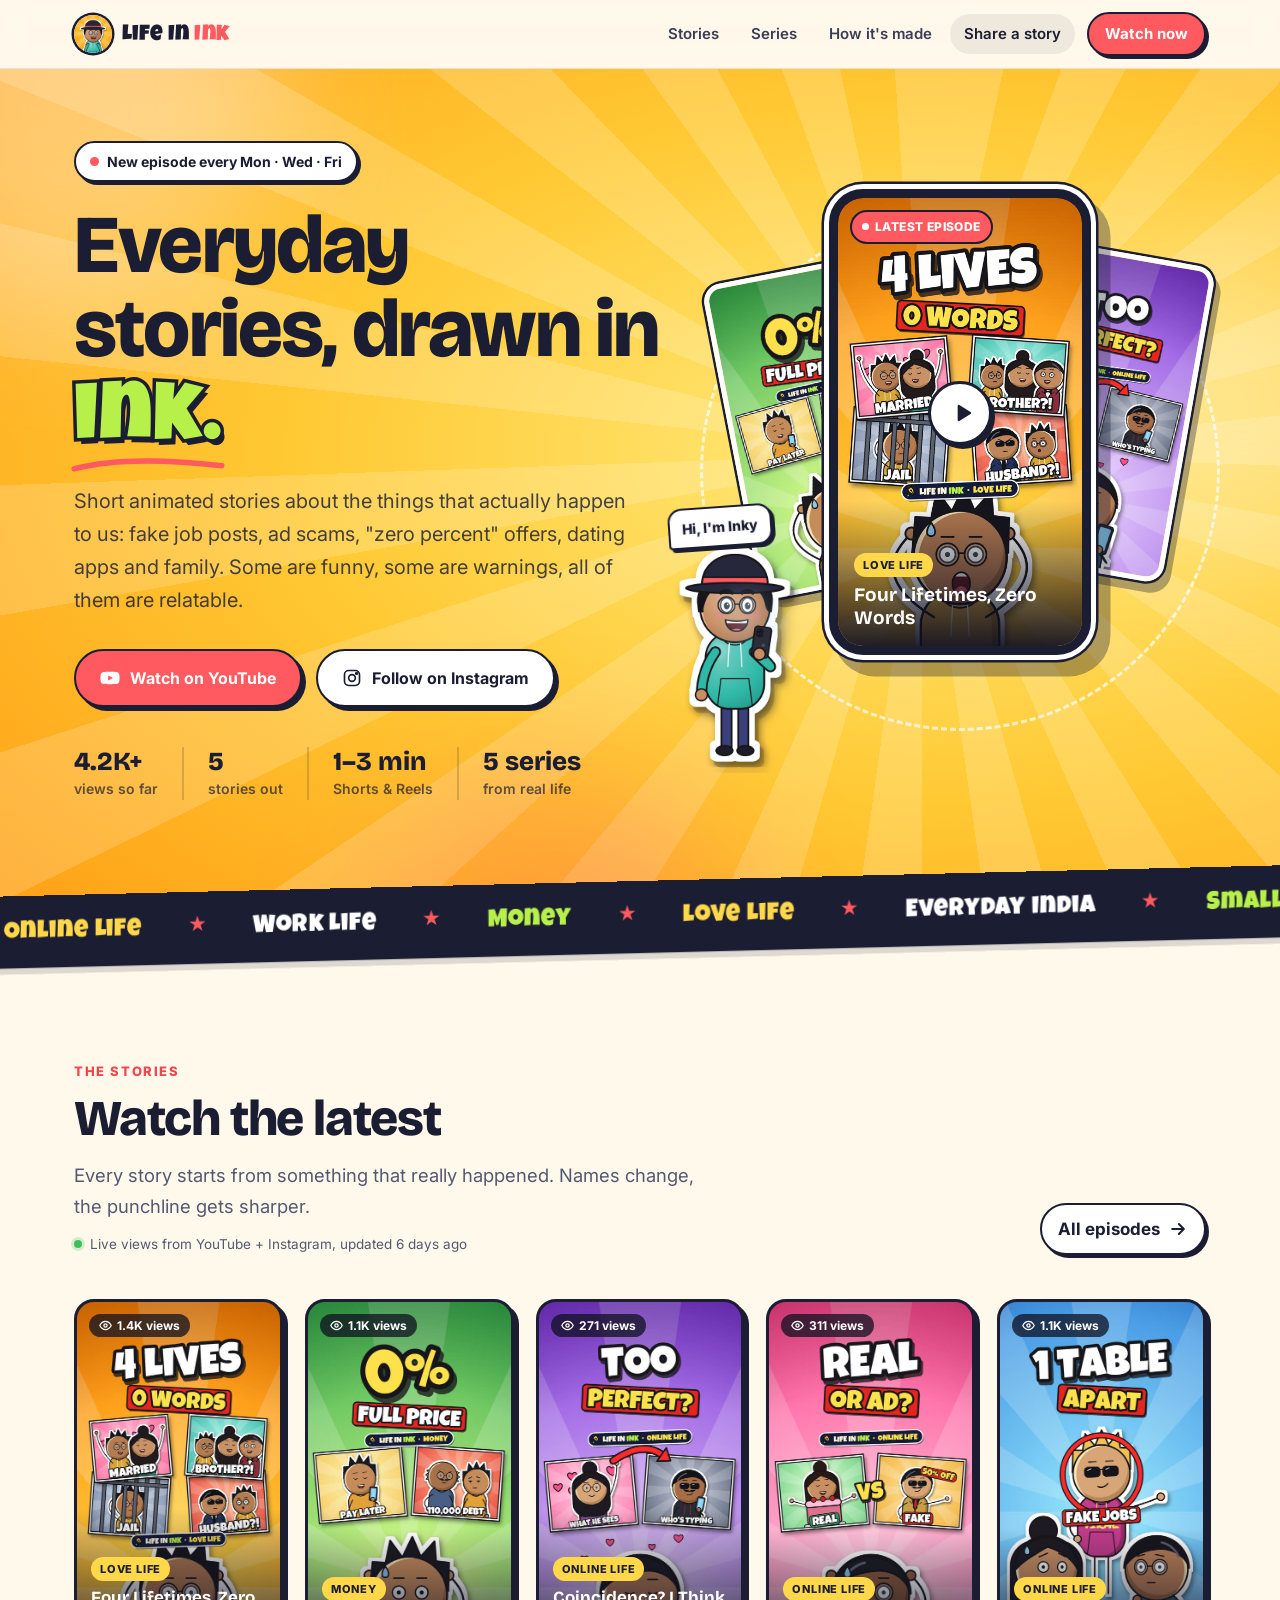
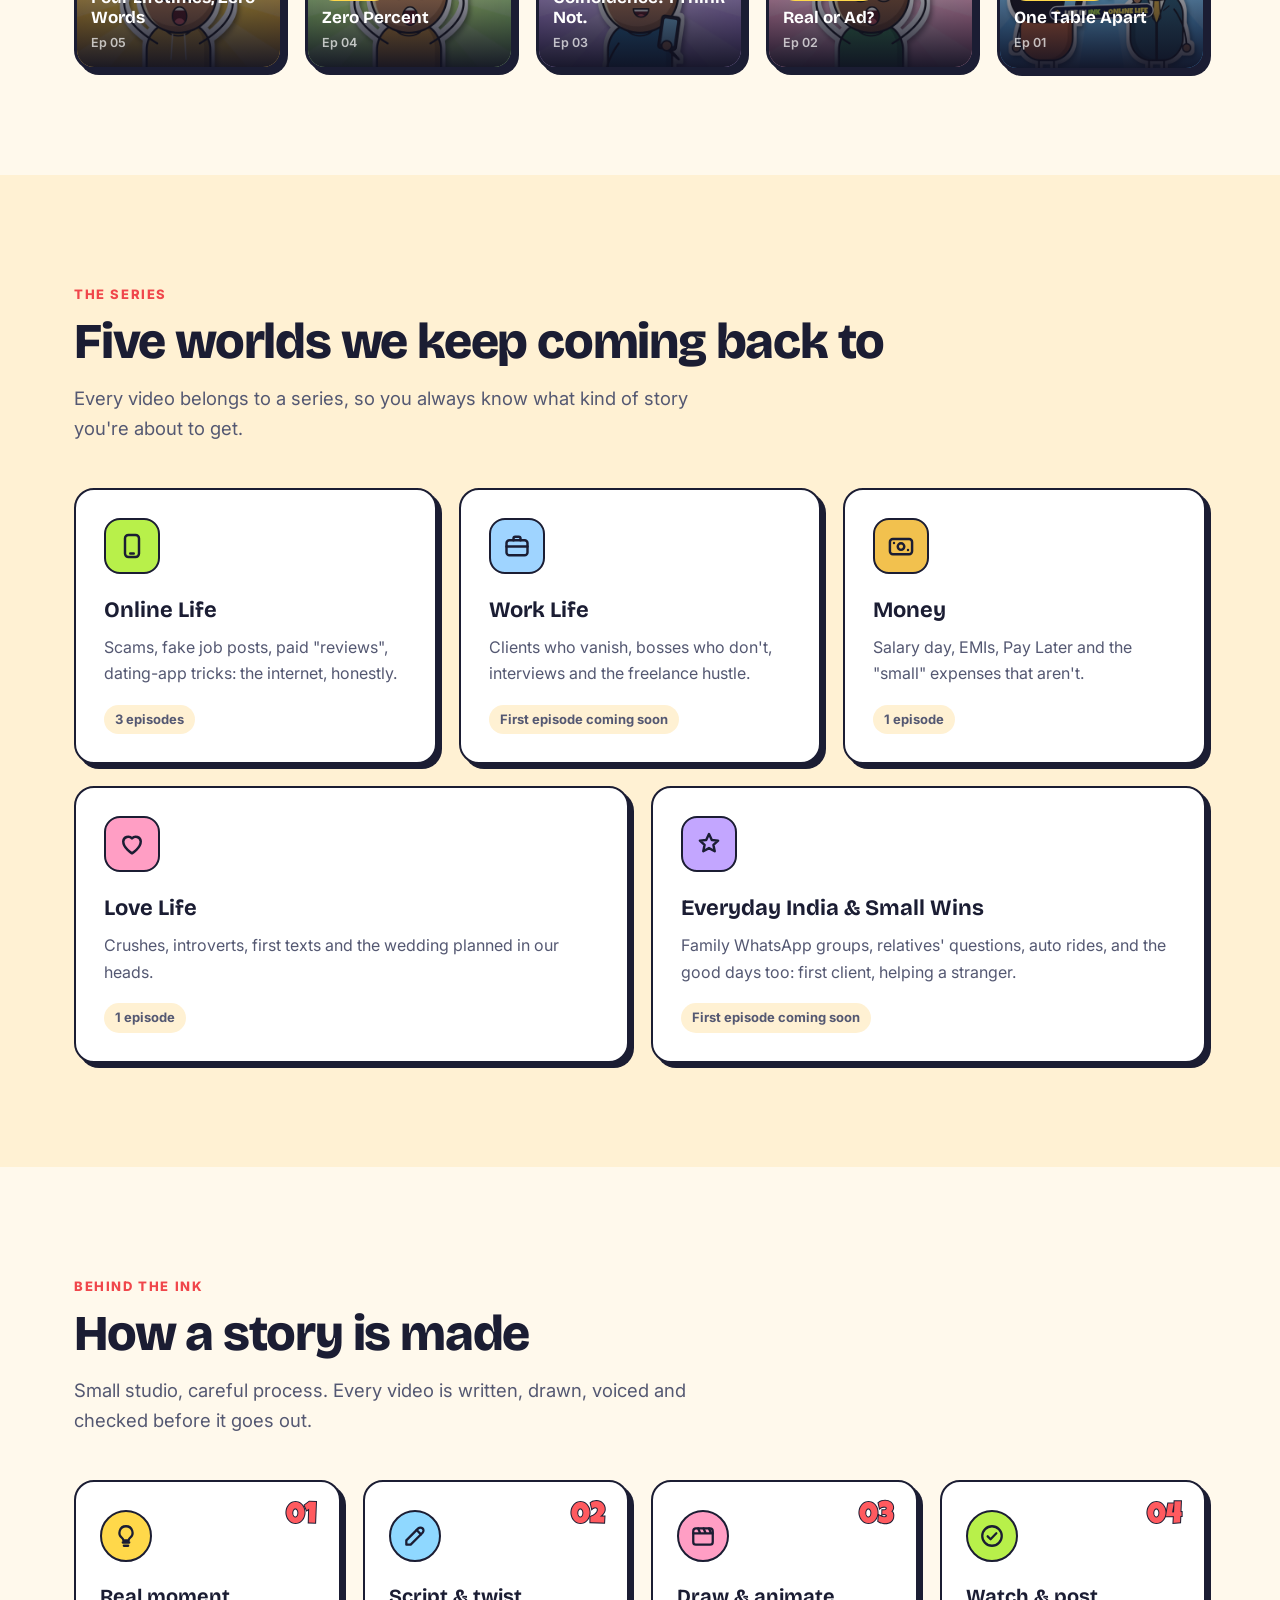
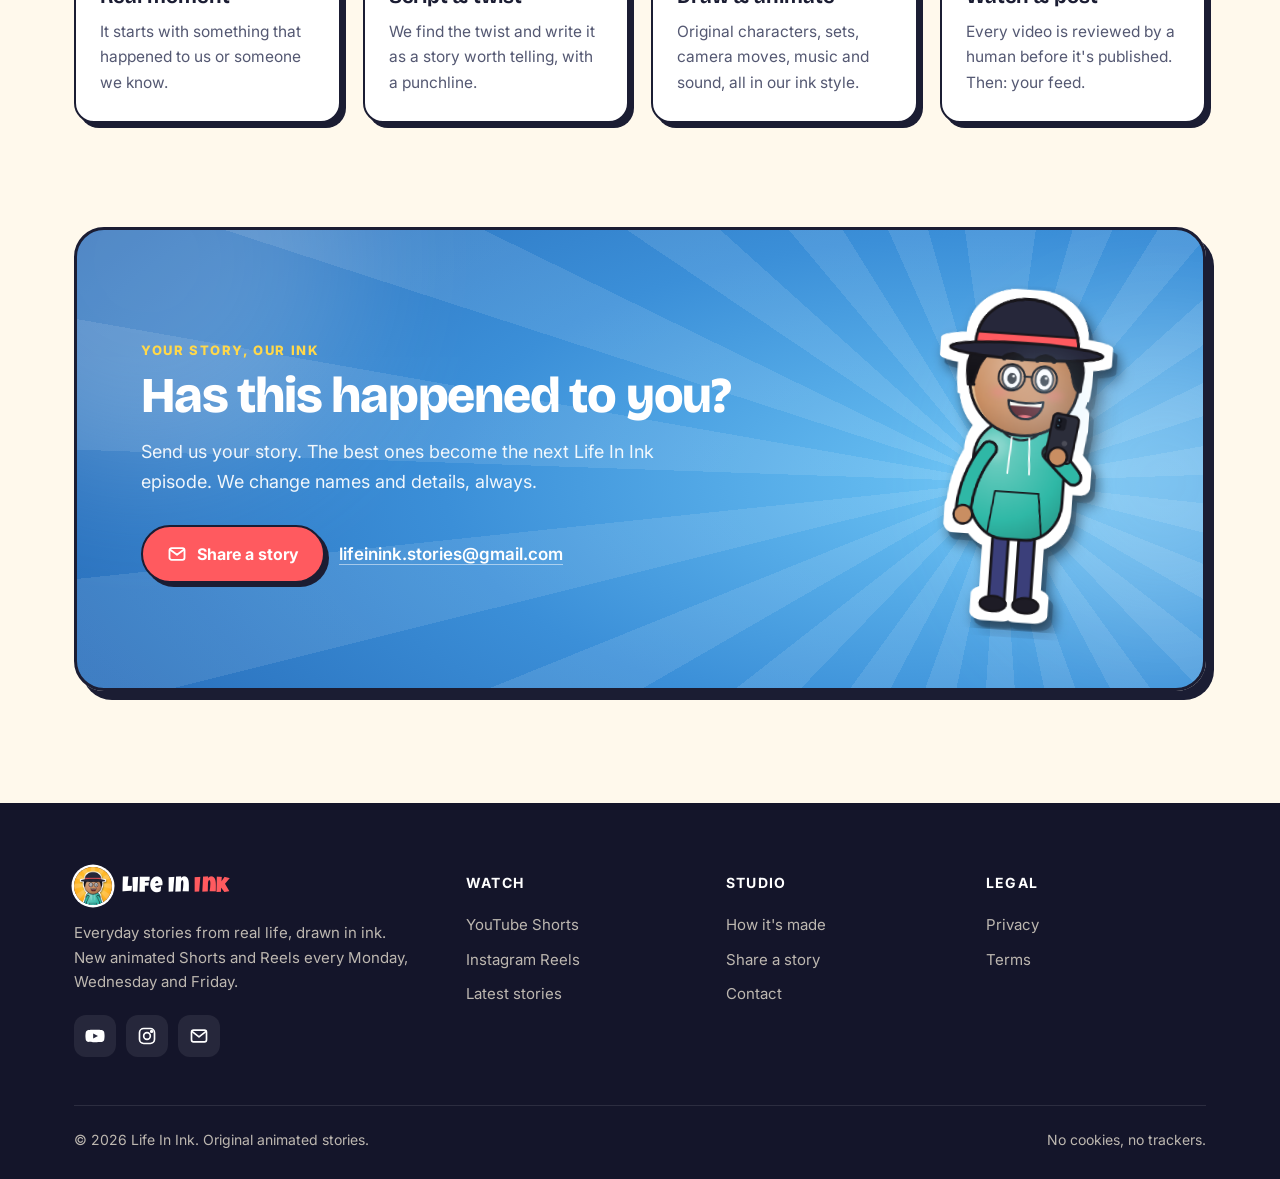
<file: index.html>
<!doctype html>
<html lang="en" class="no-js">
<head>
<meta charset="utf-8">
<meta name="viewport" content="width=device-width, initial-scale=1">
<title>Life In Ink · Animated Stories from Everyday Life</title>
<meta name="description" content="Life In Ink makes short animated stories from everyday life: online scams, fake jobs, money traps, dating apps and family. New Shorts and Reels every Monday, Wednesday and Friday.">
<link rel="canonical" href="https://lifeinink-stories.github.io/">
<meta property="og:type" content="website">
<meta property="og:site_name" content="Life In Ink">
<meta property="og:url" content="https://lifeinink-stories.github.io/">
<meta property="og:title" content="Life In Ink · Animated Stories from Everyday Life">
<meta property="og:description" content="Everyday stories from real life, drawn in ink. New animated Shorts and Reels every week.">
<meta property="og:image" content="https://lifeinink-stories.github.io/og.jpg">
<meta property="og:image:width" content="1200"><meta property="og:image:height" content="630">
<meta name="twitter:card" content="summary_large_image">
<meta name="twitter:image" content="https://lifeinink-stories.github.io/og.jpg">
<meta name="theme-color" content="#FFC933">
<link rel="icon" type="image/png" href="favicon.png">
<link rel="apple-touch-icon" href="apple-touch-icon.png">
<link rel="preconnect" href="https://fonts.googleapis.com">
<link rel="preconnect" href="https://fonts.gstatic.com" crossorigin>
<link href="https://fonts.googleapis.com/css2?family=Bricolage+Grotesque:opsz,wght@12..96,600;12..96,700;12..96,800&family=Inter:wght@400;500;600;700&family=Luckiest+Guy&display=swap" rel="stylesheet">
<link rel="stylesheet" href="style.css">
<script>document.documentElement.classList.remove("no-js")</script>
<script type="application/ld+json">
{"@context":"https://schema.org","@type":"Organization","name":"Life In Ink","url":"https://lifeinink-stories.github.io/",
 "logo":"https://lifeinink-stories.github.io/logo.png","description":"Short animated stories from everyday life.",
 "email":"lifeinink.stories@gmail.com",
 "sameAs":["https://www.youtube.com/channel/UCiRv8YfGqeu7sdp62lpxlKg","https://www.instagram.com/lifeinink.stories"]}
</script>
</head>
<body>
<a class="skip" href="#main">Skip to content</a>

<header class="nav"><div class="wrap">
  <a class="logo" href="./" aria-label="Life In Ink home"><img src="logo.png" alt="" width="36" height="36"><span>Life In <b>Ink</b></span></a>
  <nav id="menu" aria-label="Main">
    <a href="#stories">Stories</a><a href="#series">Series</a><a href="#how">How it's made</a><a href="#share">Share a story</a>
  </nav>
  <a class="nav-cta" href="https://www.youtube.com/channel/UCiRv8YfGqeu7sdp62lpxlKg">Watch now</a>
  <button class="menu-btn" type="button" aria-controls="menu" aria-expanded="false" aria-label="Open menu"><span></span><span></span></button>
</div></header>

<main id="main">
<section class="hero">
  <div class="blob b1"></div><div class="blob b2"></div><div class="blob b3"></div><div class="grain"></div>
  <div class="wrap">
    <div class="hero-copy">
      <span class="eyebrow"><i></i> New episode every Mon · Wed · Fri</span>
      <h1><span class="w">Everyday</span> <span class="w">stories,</span> <span class="w">drawn</span> <span class="w">in</span>
        <span class="w inkword">ink.<svg viewBox="0 0 200 26" aria-hidden="true"><path d="M4 18 C 50 6, 110 4, 196 14"/></svg></span></h1>
      <p class="lead">Short animated stories about the things that actually happen to us: fake job posts, ad scams, "zero percent" offers,
        dating apps and family. Some are funny, some are warnings, all of them are relatable.</p>
      <div class="btns">
        <a class="btn primary" href="https://www.youtube.com/channel/UCiRv8YfGqeu7sdp62lpxlKg">
          <svg viewBox="0 0 24 24" fill="currentColor" aria-hidden="true"><path d="M23 7.2a3 3 0 0 0-2.1-2.1C19 4.6 12 4.6 12 4.6s-7 0-8.9.5A3 3 0 0 0 1 7.2 31 31 0 0 0 .5 12 31 31 0 0 0 1 16.8a3 3 0 0 0 2.1 2.1c1.9.5 8.9.5 8.9.5s7 0 8.9-.5a3 3 0 0 0 2.1-2.1 31 31 0 0 0 .5-4.8 31 31 0 0 0-.5-4.8ZM9.8 15.1V8.9L15.6 12Z"/></svg>
          Watch on YouTube</a>
        <a class="btn ghost" href="https://www.instagram.com/lifeinink.stories">
          <svg viewBox="0 0 24 24" fill="none" stroke="currentColor" stroke-width="2" aria-hidden="true"><rect x="3" y="3" width="18" height="18" rx="5"/><circle cx="12" cy="12" r="4"/><circle cx="17.5" cy="6.5" r="1" fill="currentColor"/></svg>
          Follow on Instagram</a>
      </div>
      <dl class="facts">
        <div id="stat-views" hidden><dt>views so far</dt><dd></dd></div>
        <div id="stat-count" hidden><dt>stories out</dt><dd></dd></div>
        <div><dt>Shorts &amp; Reels</dt><dd>1–3 min</dd></div>
        <div><dt>from real life</dt><dd>5 series</dd></div>
      </dl>
    </div>

    <div class="hero-visual">
      <div class="ring" aria-hidden="true"></div>
      <img class="back b-l" src="img/zero_percent.jpg" alt="" aria-hidden="true">
      <img class="back b-r" src="img/one_table_apart.jpg" alt="" aria-hidden="true">
      <a class="phone" id="latest" href="https://youtube.com/shorts/tEF9yINJuCo">
        <img src="img/four_lifetimes_zero_words.jpg" alt="Four Lifetimes, Zero Words cover">
        <span class="ph-top"><span class="chip"><i></i>Latest episode</span></span>
        <span class="ph-play" aria-hidden="true"><svg viewBox="0 0 24 24" width="26" height="26" fill="currentColor"><path d="M8 5.5v13a1 1 0 0 0 1.5.86l10.4-6.5a1 1 0 0 0 0-1.72L9.5 4.64A1 1 0 0 0 8 5.5Z"/></svg></span>
        <span class="ph-cap"><small>LOVE LIFE</small><b>Four Lifetimes, Zero Words</b></span>
      </a>
      <div class="inky" aria-hidden="true"><img src="inky.png" alt=""><span>Hi, I'm Inky</span></div>
    </div>
  </div>
</section>

<div class="marquee" aria-hidden="true"><div class="track">
  <span>Online Life</span><span>Work Life</span><span>Money</span><span>Love Life</span><span>Everyday India</span><span>Small Wins</span>
  <span>Online Life</span><span>Work Life</span><span>Money</span><span>Love Life</span><span>Everyday India</span><span>Small Wins</span>
</div></div>

<section id="stories">
  <div class="wrap">
    <div class="head reveal">
      <div><div class="kicker">The stories</div><h2>Watch the latest</h2>
        <p class="sub">Every story starts from something that really happened. Names change, the punchline gets sharper.</p>
        <p class="updated" id="stat-updated" hidden></p></div>
      <a class="link-arrow" href="https://www.youtube.com/channel/UCiRv8YfGqeu7sdp62lpxlKg/shorts">All episodes <svg viewBox="0 0 24 24" width="20" height="20" fill="none" stroke="currentColor" stroke-width="2.4" stroke-linecap="round" stroke-linejoin="round" aria-hidden="true"><path d="M5 12h14M13 6l6 6-6 6"/></svg></a>
    </div>
    <div class="stories">
      <a class="story reveal" data-story="four_lifetimes" style="--d:.0s" href="https://youtube.com/shorts/tEF9yINJuCo"><img src="img/four_lifetimes_zero_words.jpg" alt="Four Lifetimes, Zero Words cover" loading="lazy" width="480" height="853">
        <span class="play"><svg viewBox="0 0 24 24" width="16" height="16" fill="currentColor" aria-hidden="true"><path d="M8 5.5v13a1 1 0 0 0 1.5.86l10.4-6.5a1 1 0 0 0 0-1.72L9.5 4.64A1 1 0 0 0 8 5.5Z"/></svg></span><span class="views" hidden></span><span class="cap"><small>LOVE LIFE</small><b>Four Lifetimes, Zero Words</b><em>Ep 05</em></span></a>
      <a class="story reveal" data-story="zero_percent" style="--d:.06s" href="https://youtube.com/shorts/D_xIocsOd8g"><img src="img/zero_percent.jpg" alt="Zero Percent cover" loading="lazy" width="480" height="853">
        <span class="play"><svg viewBox="0 0 24 24" width="16" height="16" fill="currentColor" aria-hidden="true"><path d="M8 5.5v13a1 1 0 0 0 1.5.86l10.4-6.5a1 1 0 0 0 0-1.72L9.5 4.64A1 1 0 0 0 8 5.5Z"/></svg></span><span class="views" hidden></span><span class="cap"><small>MONEY</small><b>Zero Percent</b><em>Ep 04</em></span></a>
      <a class="story reveal" data-story="coincidence" style="--d:.12s" href="https://youtube.com/shorts/2XwpJYrNJno"><img src="img/coincidence_i_think_not.jpg" alt="Coincidence? I Think Not. cover" loading="lazy" width="480" height="853">
        <span class="play"><svg viewBox="0 0 24 24" width="16" height="16" fill="currentColor" aria-hidden="true"><path d="M8 5.5v13a1 1 0 0 0 1.5.86l10.4-6.5a1 1 0 0 0 0-1.72L9.5 4.64A1 1 0 0 0 8 5.5Z"/></svg></span><span class="views" hidden></span><span class="cap"><small>ONLINE LIFE</small><b>Coincidence? I Think Not.</b><em>Ep 03</em></span></a>
      <a class="story reveal" data-story="real_or_ad" style="--d:.18s" href="https://www.instagram.com/reel/DgAmQMXS_XC/"><img src="img/real_or_ad.jpg" alt="Real or Ad? cover" loading="lazy" width="480" height="853">
        <span class="play"><svg viewBox="0 0 24 24" width="16" height="16" fill="currentColor" aria-hidden="true"><path d="M8 5.5v13a1 1 0 0 0 1.5.86l10.4-6.5a1 1 0 0 0 0-1.72L9.5 4.64A1 1 0 0 0 8 5.5Z"/></svg></span><span class="views" hidden></span><span class="cap"><small>ONLINE LIFE</small><b>Real or Ad?</b><em>Ep 02</em></span></a>
      <a class="story reveal" data-story="one_table_apart" style="--d:.24s" href="https://youtube.com/shorts/lx8xMQP80gk"><img src="img/one_table_apart.jpg" alt="One Table Apart cover" loading="lazy" width="480" height="853">
        <span class="play"><svg viewBox="0 0 24 24" width="16" height="16" fill="currentColor" aria-hidden="true"><path d="M8 5.5v13a1 1 0 0 0 1.5.86l10.4-6.5a1 1 0 0 0 0-1.72L9.5 4.64A1 1 0 0 0 8 5.5Z"/></svg></span><span class="views" hidden></span><span class="cap"><small>ONLINE LIFE</small><b>One Table Apart</b><em>Ep 01</em></span></a>
    </div>
    <p class="swipe-hint" aria-hidden="true">Swipe for more <svg viewBox="0 0 24 24" width="16" height="16" fill="none" stroke="currentColor" stroke-width="2.4" stroke-linecap="round" stroke-linejoin="round"><path d="M5 12h14M13 6l6 6-6 6"/></svg></p>
  </div>
</section>

<section id="series" class="alt">
  <div class="wrap">
    <div class="head reveal"><div><div class="kicker">The series</div><h2>Five worlds we keep coming back to</h2>
      <p class="sub">Every video belongs to a series, so you always know what kind of story you're about to get.</p></div></div>
    <div class="series">
      <article class="serie reveal" data-series="ONLINE LIFE" style="--c:#B8F04A">
        <div class="ic"><svg viewBox="0 0 24 24" aria-hidden="true"><rect x="6" y="2.5" width="12" height="19" rx="3"/><path d="M10.5 18.5h3"/></svg></div>
        <h3>Online Life</h3><p>Scams, fake job posts, paid "reviews", dating-app tricks: the internet, honestly.</p><span class="count"></span></article>
      <article class="serie reveal" data-series="WORK LIFE" style="--d:.06s;--c:#9FD4FF">
        <div class="ic"><svg viewBox="0 0 24 24" aria-hidden="true"><rect x="3" y="7" width="18" height="13" rx="2.5"/><path d="M9 7V5.5A1.5 1.5 0 0 1 10.5 4h3A1.5 1.5 0 0 1 15 5.5V7M3 12.5h18"/></svg></div>
        <h3>Work Life</h3><p>Clients who vanish, bosses who don't, interviews and the freelance hustle.</p><span class="count"></span></article>
      <article class="serie reveal" data-series="MONEY" style="--d:.12s;--c:#F2C14E">
        <div class="ic"><svg viewBox="0 0 24 24" aria-hidden="true"><rect x="2.5" y="6" width="19" height="13" rx="2.5"/><circle cx="12" cy="12.5" r="2.8"/><path d="M6 9.5v.01M18 15.5v.01"/></svg></div>
        <h3>Money</h3><p>Salary day, EMIs, Pay Later and the "small" expenses that aren't.</p><span class="count"></span></article>
      <article class="serie reveal" data-series="LOVE LIFE" style="--c:#FF9EC4">
        <div class="ic"><svg viewBox="0 0 24 24" aria-hidden="true"><path d="M12 20s-7.5-4.6-7.5-10.2A4.3 4.3 0 0 1 12 7.2a4.3 4.3 0 0 1 7.5 2.6C19.5 15.4 12 20 12 20Z"/></svg></div>
        <h3>Love Life</h3><p>Crushes, introverts, first texts and the wedding planned in our heads.</p><span class="count"></span></article>
      <article class="serie reveal" data-series="EVERYDAY INDIA|SMALL WINS" style="--d:.06s;--c:#C3A6FF">
        <div class="ic"><svg viewBox="0 0 24 24" aria-hidden="true"><path d="M12 3.5l2.4 5 5.4.6-4 3.7 1.1 5.4L12 15.5l-4.9 2.7 1.1-5.4-4-3.7 5.4-.6Z"/></svg></div>
        <h3>Everyday India &amp; Small Wins</h3><p>Family WhatsApp groups, relatives' questions, auto rides, and the good days too: first client, helping a stranger.</p><span class="count"></span></article>
    </div>
  </div>
</section>

<section id="how">
  <div class="wrap">
    <div class="head reveal"><div><div class="kicker">Behind the ink</div><h2>How a story is made</h2>
      <p class="sub">Small studio, careful process. Every video is written, drawn, voiced and checked before it goes out.</p></div></div>
    <ol class="steps">
      <li class="step reveal"><span class="num">01</span><div class="ic"><svg viewBox="0 0 24 24" aria-hidden="true"><path d="M9 18h6M10 21h4M12 3a6 6 0 0 0-3.5 10.9c.6.5 1 1.2 1 2V16h5v-.1c0-.8.4-1.5 1-2A6 6 0 0 0 12 3Z"/></svg></div>
        <h3>Real moment</h3><p>It starts with something that happened to us or someone we know.</p></li>
      <li class="step reveal" style="--d:.06s"><span class="num">02</span><div class="ic"><svg viewBox="0 0 24 24" aria-hidden="true"><path d="M4 20h4L19 9a2.8 2.8 0 0 0-4-4L4 16Z"/><path d="M13.5 6.5l4 4"/></svg></div>
        <h3>Script &amp; twist</h3><p>We find the twist and write it as a story worth telling, with a punchline.</p></li>
      <li class="step reveal" style="--d:.12s"><span class="num">03</span><div class="ic"><svg viewBox="0 0 24 24" aria-hidden="true"><rect x="3" y="5" width="18" height="15" rx="2.5"/><path d="M3 9.5h18M7.5 5l2 4.5M12.5 5l2 4.5M17.5 5l2 4.5"/></svg></div>
        <h3>Draw &amp; animate</h3><p>Original characters, sets, camera moves, music and sound, all in our ink style.</p></li>
      <li class="step reveal" style="--d:.18s"><span class="num">04</span><div class="ic"><svg viewBox="0 0 24 24" aria-hidden="true"><circle cx="12" cy="12" r="9"/><path d="M8 12.3l2.7 2.7L16 9.5"/></svg></div>
        <h3>Watch &amp; post</h3><p>Every video is reviewed by a human before it's published. Then: your feed.</p></li>
    </ol>
  </div>
</section>

<section id="share" class="share-sec">
  <div class="wrap">
    <div class="cta-band reveal">
      <div class="blob b1"></div><div class="blob b3"></div><div class="grain"></div>
      <div class="cta-copy"><div class="kicker">Your story, our ink</div><h2>Has this happened to you?</h2>
        <p>Send us your story. The best ones become the next Life In Ink episode. We change names and details, always.</p>
        <div class="btns">
          <a class="btn primary" href="mailto:lifeinink.stories@gmail.com?subject=Story%20idea">
            <svg viewBox="0 0 24 24" fill="none" stroke="currentColor" stroke-width="2.2" stroke-linecap="round" stroke-linejoin="round" aria-hidden="true"><rect x="3" y="5" width="18" height="14" rx="2.5"/><path d="M3.5 6.5l8.5 6.5 8.5-6.5"/></svg>
            Share a story</a>
          <a class="mail" href="mailto:lifeinink.stories@gmail.com">lifeinink.stories@gmail.com</a>
        </div></div>
      <img class="cta-inky" src="inky.png" alt="" loading="lazy" width="400" height="400">
    </div>
  </div>
</section>
</main>

<footer class="foot">
  <div class="wrap">
    <div class="foot-grid">
      <div class="foot-brand">
        <a class="logo" href="./"><img src="logo.png" alt="" width="36" height="36"><span>Life In <b>Ink</b></span></a>
        <p>Everyday stories from real life, drawn in ink. New animated Shorts and Reels every Monday, Wednesday and Friday.</p>
        <div class="socials">
          <a href="https://www.youtube.com/channel/UCiRv8YfGqeu7sdp62lpxlKg" aria-label="YouTube"><svg viewBox="0 0 24 24" fill="currentColor" aria-hidden="true"><path d="M23 7.2a3 3 0 0 0-2.1-2.1C19 4.6 12 4.6 12 4.6s-7 0-8.9.5A3 3 0 0 0 1 7.2 31 31 0 0 0 .5 12 31 31 0 0 0 1 16.8a3 3 0 0 0 2.1 2.1c1.9.5 8.9.5 8.9.5s7 0 8.9-.5a3 3 0 0 0 2.1-2.1 31 31 0 0 0 .5-4.8 31 31 0 0 0-.5-4.8ZM9.8 15.1V8.9L15.6 12Z"/></svg></a>
          <a href="https://www.instagram.com/lifeinink.stories" aria-label="Instagram"><svg viewBox="0 0 24 24" fill="none" stroke="currentColor" stroke-width="2" aria-hidden="true"><rect x="3" y="3" width="18" height="18" rx="5"/><circle cx="12" cy="12" r="4"/><circle cx="17.5" cy="6.5" r="1" fill="currentColor"/></svg></a>
          <a href="mailto:lifeinink.stories@gmail.com" aria-label="Email"><svg viewBox="0 0 24 24" fill="none" stroke="currentColor" stroke-width="2" stroke-linecap="round" stroke-linejoin="round" aria-hidden="true"><rect x="3" y="5" width="18" height="14" rx="2.5"/><path d="M3.5 6.5l8.5 6.5 8.5-6.5"/></svg></a>
        </div>
      </div>
      <nav aria-label="Watch"><h4>Watch</h4><a href="https://www.youtube.com/channel/UCiRv8YfGqeu7sdp62lpxlKg/shorts">YouTube Shorts</a><a href="https://www.instagram.com/lifeinink.stories">Instagram Reels</a><a href="./#stories">Latest stories</a></nav>
      <nav aria-label="Studio"><h4>Studio</h4><a href="./#how">How it's made</a><a href="mailto:lifeinink.stories@gmail.com?subject=Story%20idea">Share a story</a><a href="mailto:lifeinink.stories@gmail.com">Contact</a></nav>
      <nav aria-label="Legal"><h4>Legal</h4><a href="privacy.html">Privacy</a><a href="terms.html">Terms</a></nav>
    </div>
    <div class="foot-bottom"><span>© 2026 Life In Ink. Original animated stories.</span><span>No cookies, no trackers.</span></div>
  </div>
</footer>

<script src="site.js" defer></script>
</body>
</html>
</file>
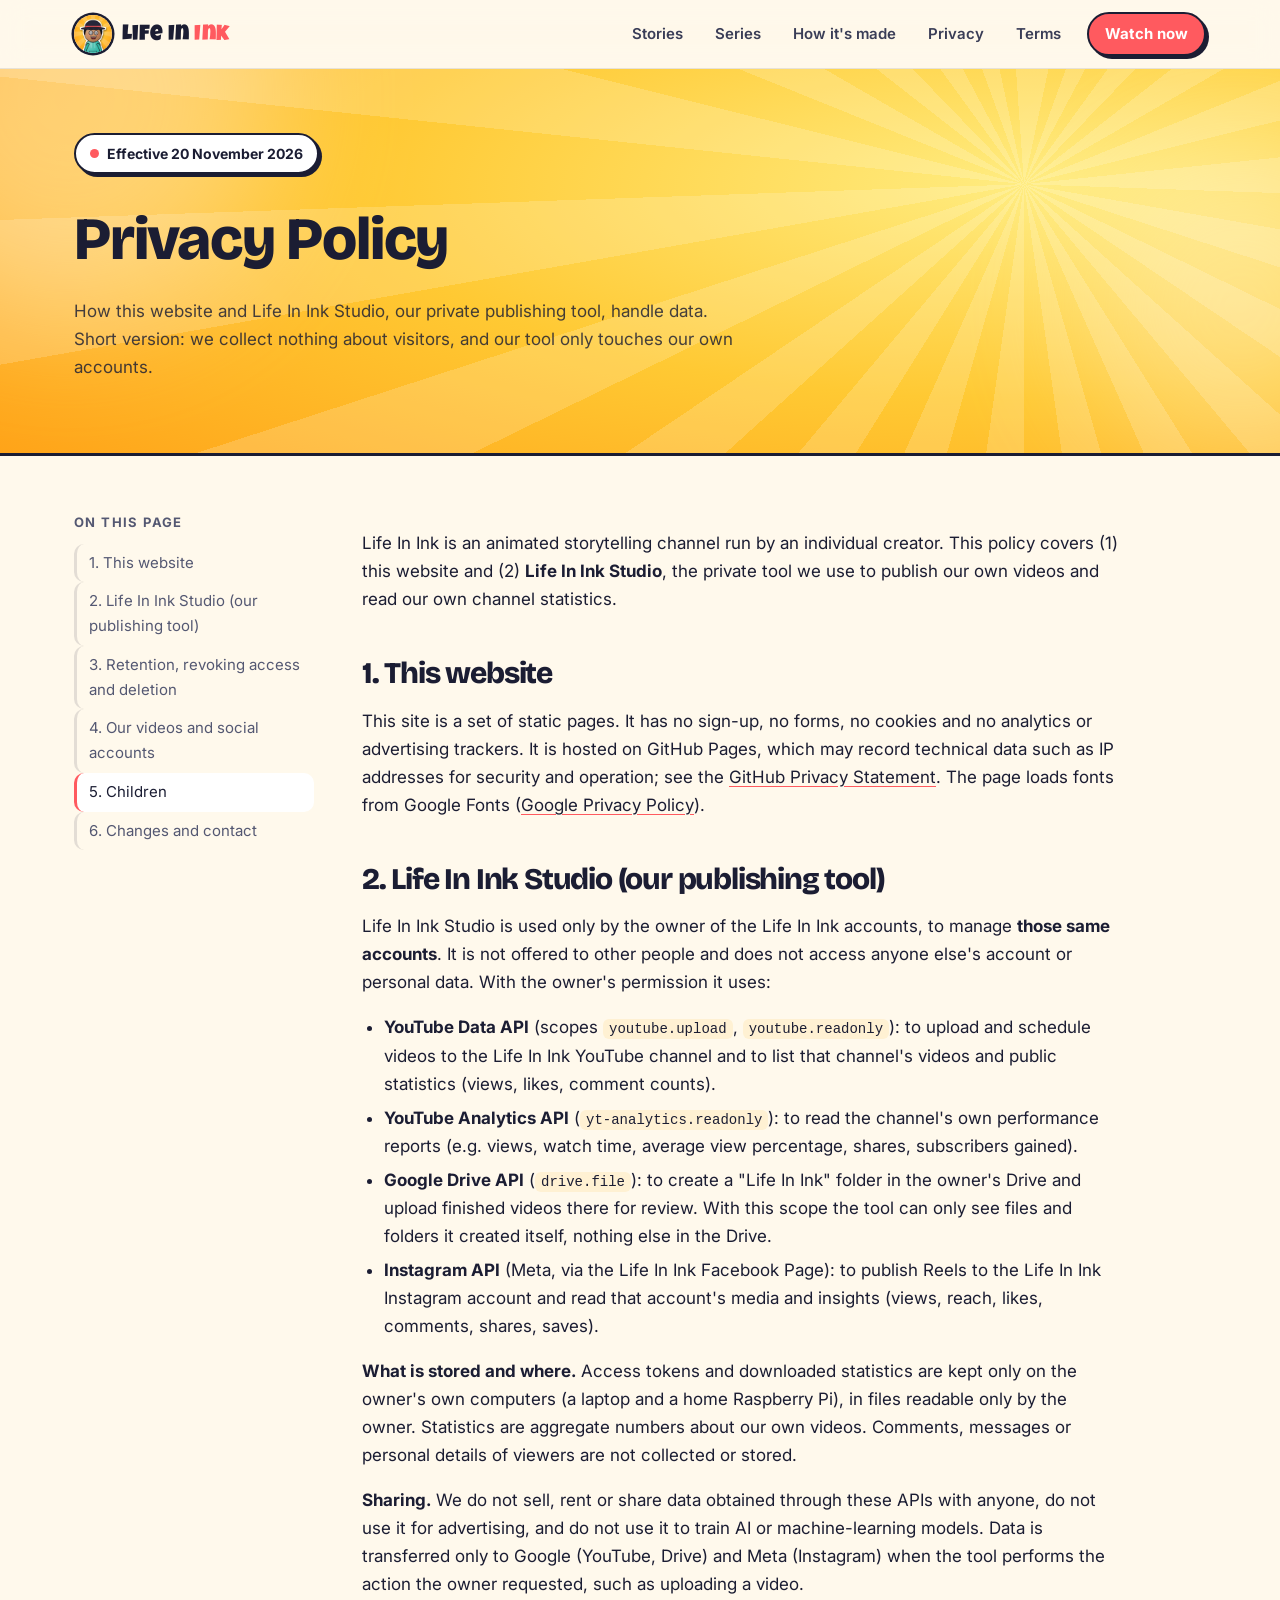
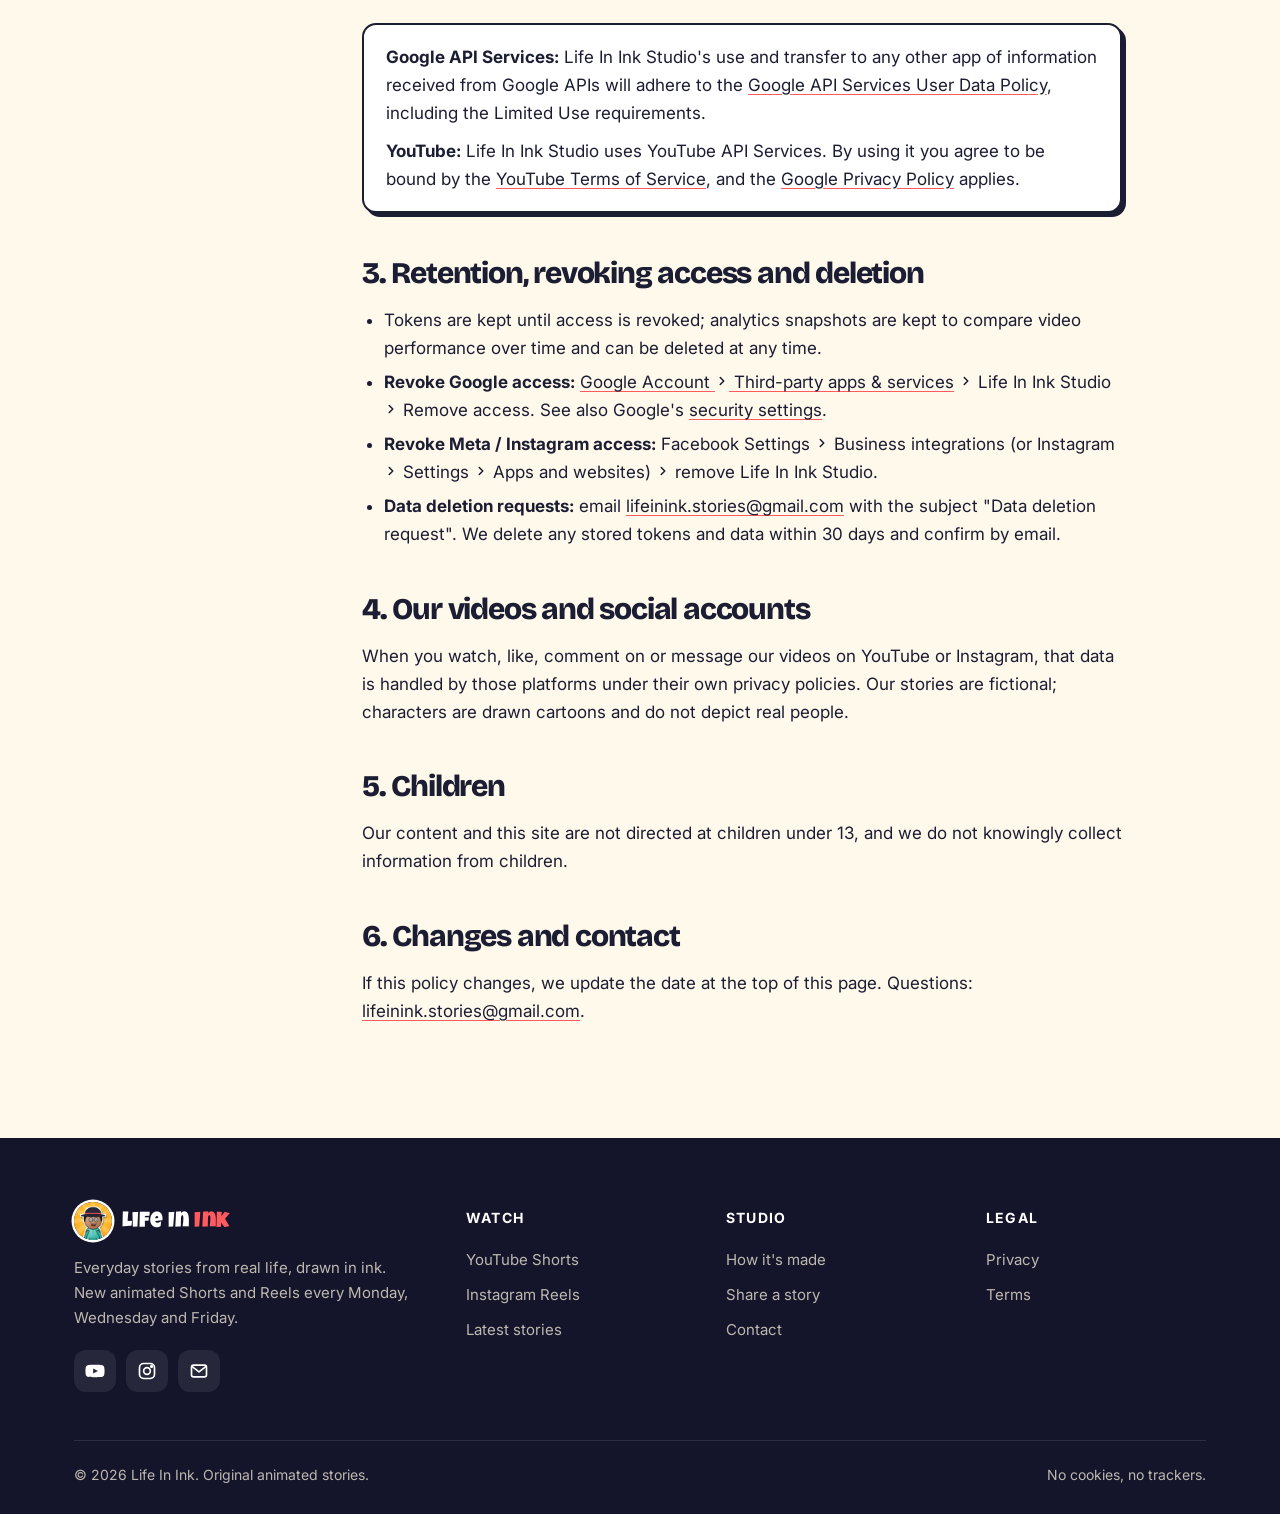
<file: privacy.html>
<!doctype html>
<html lang="en" class="no-js">
<head>
<meta charset="utf-8">
<meta name="viewport" content="width=device-width, initial-scale=1">
<title>Privacy Policy · Life In Ink</title>
<meta name="description" content="Privacy policy for the Life In Ink website and the Life In Ink Studio publishing tool.">
<meta name="theme-color" content="#FFC933">
<link rel="icon" type="image/png" href="favicon.png">
<link rel="apple-touch-icon" href="apple-touch-icon.png">
<link rel="preconnect" href="https://fonts.googleapis.com">
<link rel="preconnect" href="https://fonts.gstatic.com" crossorigin>
<link href="https://fonts.googleapis.com/css2?family=Bricolage+Grotesque:opsz,wght@12..96,600;12..96,700;12..96,800&family=Inter:wght@400;500;600;700&family=Luckiest+Guy&display=swap" rel="stylesheet">
<link rel="stylesheet" href="style.css">
<script>document.documentElement.classList.remove("no-js")</script>
</head>
<body>
<a class="skip" href="#main">Skip to content</a>
<header class="nav"><div class="wrap">
  <a class="logo" href="./" aria-label="Life In Ink home"><img src="logo.png" alt="" width="36" height="36"><span>Life In <b>Ink</b></span></a>
  <nav id="menu" aria-label="Main">
    <a href="./#stories">Stories</a><a href="./#series">Series</a><a href="./#how">How it's made</a><a href="privacy.html">Privacy</a><a href="terms.html">Terms</a>
  </nav>
  <a class="nav-cta" href="https://www.youtube.com/channel/UCiRv8YfGqeu7sdp62lpxlKg">Watch now</a>
  <button class="menu-btn" type="button" aria-controls="menu" aria-expanded="false" aria-label="Open menu"><span></span><span></span></button>
</div></header>
<main id="main">
<section class="page-hero"><div class="blob b1"></div><div class="blob b3"></div>
  <div class="wrap"><span class="eyebrow"><i></i> Effective 20 November 2026</span><h1>Privacy Policy</h1><p>How this website and Life In Ink Studio, our private publishing tool, handle data. Short version: we collect nothing about visitors, and our tool only touches our own accounts.</p></div>
</section>
<div class="wrap doc-wrap">
  <aside class="toc" aria-label="On this page"><b>On this page</b><a href="#this-website">1. This website</a><a href="#life-in-ink-studio-our-publishing-tool">2. Life In Ink Studio (our publishing tool)</a><a href="#retention-revoking-access-and-deletion">3. Retention, revoking access and deletion</a><a href="#our-videos-and-social-accounts">4. Our videos and social accounts</a><a href="#children">5. Children</a><a href="#changes-and-contact">6. Changes and contact</a></aside>
  <article class="doc">
<p>Life In Ink is an animated storytelling channel run by an individual creator. This policy covers
(1) this website and (2) <b>Life In Ink Studio</b>, the private tool we use to publish our own videos and read our own channel statistics.</p>

<h2 id="this-website">1. This website</h2>
<p>This site is a set of static pages. It has no sign-up, no forms, no cookies and no analytics or advertising trackers.
It is hosted on GitHub Pages, which may record technical data such as IP addresses for security and operation; see the
<a href="https://docs.github.com/en/site-policy/privacy-policies/github-general-privacy-statement">GitHub Privacy Statement</a>.
The page loads fonts from Google Fonts (<a href="https://policies.google.com/privacy">Google Privacy Policy</a>).</p>

<h2 id="life-in-ink-studio-our-publishing-tool">2. Life In Ink Studio (our publishing tool)</h2>
<p>Life In Ink Studio is used only by the owner of the Life In Ink accounts, to manage <b>those same accounts</b>. It is not offered to
other people and does not access anyone else's account or personal data. With the owner's permission it uses:</p>
<ul>
  <li><b>YouTube Data API</b> (scopes <code>youtube.upload</code>, <code>youtube.readonly</code>): to upload and schedule videos to the Life In Ink
      YouTube channel and to list that channel's videos and public statistics (views, likes, comment counts).</li>
  <li><b>YouTube Analytics API</b> (<code>yt-analytics.readonly</code>): to read the channel's own performance reports
      (e.g. views, watch time, average view percentage, shares, subscribers gained).</li>
  <li><b>Google Drive API</b> (<code>drive.file</code>): to create a "Life In Ink" folder in the owner's Drive and upload finished videos there for review.
      With this scope the tool can only see files and folders it created itself, nothing else in the Drive.</li>
  <li><b>Instagram API</b> (Meta, via the Life In Ink Facebook Page): to publish Reels to the Life In Ink Instagram account and read that account's
      media and insights (views, reach, likes, comments, shares, saves).</li>
</ul>
<p><b>What is stored and where.</b> Access tokens and downloaded statistics are kept only on the owner's own computers (a laptop and a home
Raspberry Pi), in files readable only by the owner. Statistics are aggregate numbers about our own videos. Comments, messages or personal
details of viewers are not collected or stored.</p>
<p><b>Sharing.</b> We do not sell, rent or share data obtained through these APIs with anyone, do not use it for advertising, and do not use it to
train AI or machine-learning models. Data is transferred only to Google (YouTube, Drive) and Meta (Instagram) when the tool performs the
action the owner requested, such as uploading a video.</p>

<div class="note">
<p><b>Google API Services:</b> Life In Ink Studio's use and transfer to any other app of information received from Google APIs will adhere to the
<a href="https://developers.google.com/terms/api-services-user-data-policy">Google API Services User Data Policy</a>, including the Limited Use requirements.</p>
<p><b>YouTube:</b> Life In Ink Studio uses YouTube API Services. By using it you agree to be bound by the
<a href="https://www.youtube.com/t/terms">YouTube Terms of Service</a>, and the
<a href="https://policies.google.com/privacy">Google Privacy Policy</a> applies.</p>
</div>

<h2 id="retention-revoking-access-and-deletion">3. Retention, revoking access and deletion</h2>
<ul>
  <li>Tokens are kept until access is revoked; analytics snapshots are kept to compare video performance over time and can be deleted at any time.</li>
  <li><b>Revoke Google access:</b> <a href="https://myaccount.google.com/permissions">Google Account <svg class="chev" viewBox="0 0 24 24" width="14" height="14" fill="none" stroke="currentColor" stroke-width="2.6" stroke-linecap="round" stroke-linejoin="round" aria-label="then"><path d="M9 6l6 6-6 6"/></svg> Third-party apps &amp; services</a> <svg class="chev" viewBox="0 0 24 24" width="14" height="14" fill="none" stroke="currentColor" stroke-width="2.6" stroke-linecap="round" stroke-linejoin="round" aria-label="then"><path d="M9 6l6 6-6 6"/></svg> Life In Ink Studio <svg class="chev" viewBox="0 0 24 24" width="14" height="14" fill="none" stroke="currentColor" stroke-width="2.6" stroke-linecap="round" stroke-linejoin="round" aria-label="then"><path d="M9 6l6 6-6 6"/></svg> Remove access.
      See also Google's <a href="https://security.google.com/settings/security/permissions">security settings</a>.</li>
  <li><b>Revoke Meta / Instagram access:</b> Facebook Settings <svg class="chev" viewBox="0 0 24 24" width="14" height="14" fill="none" stroke="currentColor" stroke-width="2.6" stroke-linecap="round" stroke-linejoin="round" aria-label="then"><path d="M9 6l6 6-6 6"/></svg> Business integrations (or Instagram <svg class="chev" viewBox="0 0 24 24" width="14" height="14" fill="none" stroke="currentColor" stroke-width="2.6" stroke-linecap="round" stroke-linejoin="round" aria-label="then"><path d="M9 6l6 6-6 6"/></svg> Settings <svg class="chev" viewBox="0 0 24 24" width="14" height="14" fill="none" stroke="currentColor" stroke-width="2.6" stroke-linecap="round" stroke-linejoin="round" aria-label="then"><path d="M9 6l6 6-6 6"/></svg> Apps and websites) <svg class="chev" viewBox="0 0 24 24" width="14" height="14" fill="none" stroke="currentColor" stroke-width="2.6" stroke-linecap="round" stroke-linejoin="round" aria-label="then"><path d="M9 6l6 6-6 6"/></svg> remove Life In Ink Studio.</li>
  <li><b>Data deletion requests:</b> email <a href="mailto:lifeinink.stories@gmail.com?subject=Data%20deletion%20request">lifeinink.stories@gmail.com</a>
      with the subject "Data deletion request". We delete any stored tokens and data within 30 days and confirm by email.</li>
</ul>

<h2 id="our-videos-and-social-accounts">4. Our videos and social accounts</h2>
<p>When you watch, like, comment on or message our videos on YouTube or Instagram, that data is handled by those platforms under their own privacy policies.
Our stories are fictional; characters are drawn cartoons and do not depict real people.</p>

<h2 id="children">5. Children</h2>
<p>Our content and this site are not directed at children under 13, and we do not knowingly collect information from children.</p>

<h2 id="changes-and-contact">6. Changes and contact</h2>
<p>If this policy changes, we update the date at the top of this page. Questions: <a href="mailto:lifeinink.stories@gmail.com">lifeinink.stories@gmail.com</a>.</p>
  </article>
</div>
</main>
<footer class="foot">
  <div class="wrap">
    <div class="foot-grid">
      <div class="foot-brand">
        <a class="logo" href="./"><img src="logo.png" alt="" width="36" height="36"><span>Life In <b>Ink</b></span></a>
        <p>Everyday stories from real life, drawn in ink. New animated Shorts and Reels every Monday, Wednesday and Friday.</p>
        <div class="socials">
          <a href="https://www.youtube.com/channel/UCiRv8YfGqeu7sdp62lpxlKg" aria-label="YouTube"><svg viewBox="0 0 24 24" fill="currentColor" aria-hidden="true"><path d="M23 7.2a3 3 0 0 0-2.1-2.1C19 4.6 12 4.6 12 4.6s-7 0-8.9.5A3 3 0 0 0 1 7.2 31 31 0 0 0 .5 12 31 31 0 0 0 1 16.8a3 3 0 0 0 2.1 2.1c1.9.5 8.9.5 8.9.5s7 0 8.9-.5a3 3 0 0 0 2.1-2.1 31 31 0 0 0 .5-4.8 31 31 0 0 0-.5-4.8ZM9.8 15.1V8.9L15.6 12Z"/></svg></a>
          <a href="https://www.instagram.com/lifeinink.stories" aria-label="Instagram"><svg viewBox="0 0 24 24" fill="none" stroke="currentColor" stroke-width="2" aria-hidden="true"><rect x="3" y="3" width="18" height="18" rx="5"/><circle cx="12" cy="12" r="4"/><circle cx="17.5" cy="6.5" r="1" fill="currentColor"/></svg></a>
          <a href="mailto:lifeinink.stories@gmail.com" aria-label="Email"><svg viewBox="0 0 24 24" fill="none" stroke="currentColor" stroke-width="2" stroke-linecap="round" stroke-linejoin="round" aria-hidden="true"><rect x="3" y="5" width="18" height="14" rx="2.5"/><path d="M3.5 6.5l8.5 6.5 8.5-6.5"/></svg></a>
        </div>
      </div>
      <nav aria-label="Watch"><h4>Watch</h4><a href="https://www.youtube.com/channel/UCiRv8YfGqeu7sdp62lpxlKg/shorts">YouTube Shorts</a><a href="https://www.instagram.com/lifeinink.stories">Instagram Reels</a><a href="./#stories">Latest stories</a></nav>
      <nav aria-label="Studio"><h4>Studio</h4><a href="./#how">How it's made</a><a href="mailto:lifeinink.stories@gmail.com?subject=Story%20idea">Share a story</a><a href="mailto:lifeinink.stories@gmail.com">Contact</a></nav>
      <nav aria-label="Legal"><h4>Legal</h4><a href="privacy.html">Privacy</a><a href="terms.html">Terms</a></nav>
    </div>
    <div class="foot-bottom"><span>© 2026 Life In Ink. Original animated stories.</span><span>No cookies, no trackers.</span></div>
  </div>
</footer>
<script src="site.js" defer></script>
</body>
</html>
</file>
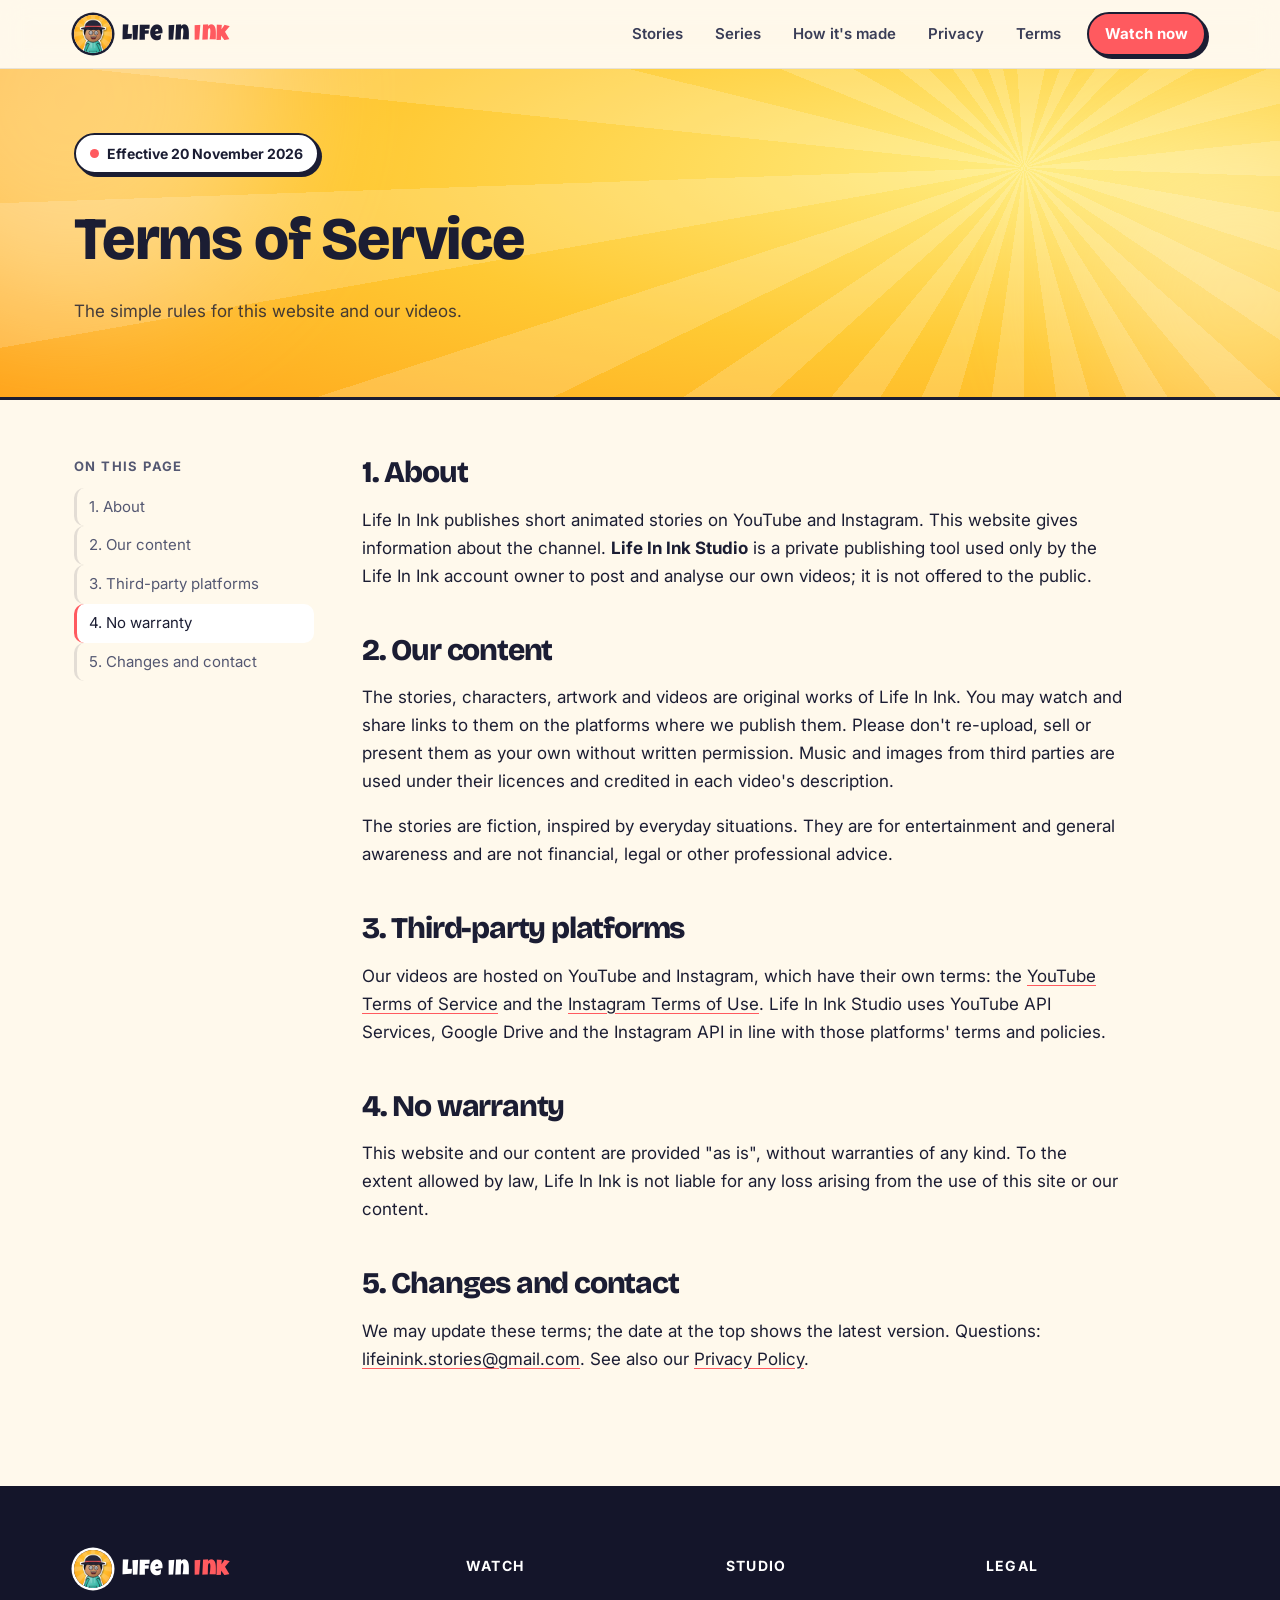
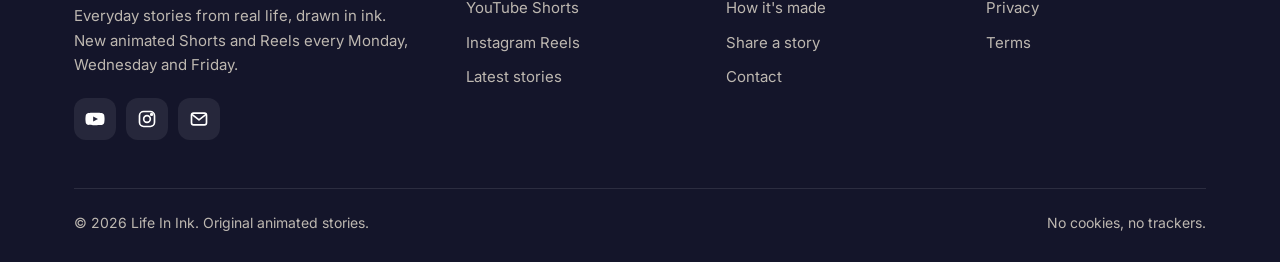
<file: terms.html>
<!doctype html>
<html lang="en" class="no-js">
<head>
<meta charset="utf-8">
<meta name="viewport" content="width=device-width, initial-scale=1">
<title>Terms of Service · Life In Ink</title>
<meta name="description" content="Terms of service for the Life In Ink website and the Life In Ink Studio publishing tool.">
<meta name="theme-color" content="#FFC933">
<link rel="icon" type="image/png" href="favicon.png">
<link rel="apple-touch-icon" href="apple-touch-icon.png">
<link rel="preconnect" href="https://fonts.googleapis.com">
<link rel="preconnect" href="https://fonts.gstatic.com" crossorigin>
<link href="https://fonts.googleapis.com/css2?family=Bricolage+Grotesque:opsz,wght@12..96,600;12..96,700;12..96,800&family=Inter:wght@400;500;600;700&family=Luckiest+Guy&display=swap" rel="stylesheet">
<link rel="stylesheet" href="style.css">
<script>document.documentElement.classList.remove("no-js")</script>
</head>
<body>
<a class="skip" href="#main">Skip to content</a>
<header class="nav"><div class="wrap">
  <a class="logo" href="./" aria-label="Life In Ink home"><img src="logo.png" alt="" width="36" height="36"><span>Life In <b>Ink</b></span></a>
  <nav id="menu" aria-label="Main">
    <a href="./#stories">Stories</a><a href="./#series">Series</a><a href="./#how">How it's made</a><a href="privacy.html">Privacy</a><a href="terms.html">Terms</a>
  </nav>
  <a class="nav-cta" href="https://www.youtube.com/channel/UCiRv8YfGqeu7sdp62lpxlKg">Watch now</a>
  <button class="menu-btn" type="button" aria-controls="menu" aria-expanded="false" aria-label="Open menu"><span></span><span></span></button>
</div></header>
<main id="main">
<section class="page-hero"><div class="blob b1"></div><div class="blob b3"></div>
  <div class="wrap"><span class="eyebrow"><i></i> Effective 20 November 2026</span><h1>Terms of Service</h1><p>The simple rules for this website and our videos.</p></div>
</section>
<div class="wrap doc-wrap">
  <aside class="toc" aria-label="On this page"><b>On this page</b><a href="#about">1. About</a><a href="#our-content">2. Our content</a><a href="#third-party-platforms">3. Third-party platforms</a><a href="#no-warranty">4. No warranty</a><a href="#changes-and-contact">5. Changes and contact</a></aside>
  <article class="doc">
<h2 id="about">1. About</h2>
<p>Life In Ink publishes short animated stories on YouTube and Instagram. This website gives information about the channel.
<b>Life In Ink Studio</b> is a private publishing tool used only by the Life In Ink account owner to post and analyse our own videos;
it is not offered to the public.</p>

<h2 id="our-content">2. Our content</h2>
<p>The stories, characters, artwork and videos are original works of Life In Ink. You may watch and share links to them on the platforms where we
publish them. Please don't re-upload, sell or present them as your own without written permission. Music and images from third parties are used
under their licences and credited in each video's description.</p>
<p>The stories are fiction, inspired by everyday situations. They are for entertainment and general awareness and are not financial, legal or other
professional advice.</p>

<h2 id="third-party-platforms">3. Third-party platforms</h2>
<p>Our videos are hosted on YouTube and Instagram, which have their own terms: the <a href="https://www.youtube.com/t/terms">YouTube Terms of Service</a>
and the <a href="https://help.instagram.com/581066165581870">Instagram Terms of Use</a>. Life In Ink Studio uses YouTube API Services, Google Drive and
the Instagram API in line with those platforms' terms and policies.</p>

<h2 id="no-warranty">4. No warranty</h2>
<p>This website and our content are provided "as is", without warranties of any kind. To the extent allowed by law, Life In Ink is not liable for any
loss arising from the use of this site or our content.</p>

<h2 id="changes-and-contact">5. Changes and contact</h2>
<p>We may update these terms; the date at the top shows the latest version. Questions: <a href="mailto:lifeinink.stories@gmail.com">lifeinink.stories@gmail.com</a>.
See also our <a href="privacy.html">Privacy Policy</a>.</p>
  </article>
</div>
</main>
<footer class="foot">
  <div class="wrap">
    <div class="foot-grid">
      <div class="foot-brand">
        <a class="logo" href="./"><img src="logo.png" alt="" width="36" height="36"><span>Life In <b>Ink</b></span></a>
        <p>Everyday stories from real life, drawn in ink. New animated Shorts and Reels every Monday, Wednesday and Friday.</p>
        <div class="socials">
          <a href="https://www.youtube.com/channel/UCiRv8YfGqeu7sdp62lpxlKg" aria-label="YouTube"><svg viewBox="0 0 24 24" fill="currentColor" aria-hidden="true"><path d="M23 7.2a3 3 0 0 0-2.1-2.1C19 4.6 12 4.6 12 4.6s-7 0-8.9.5A3 3 0 0 0 1 7.2 31 31 0 0 0 .5 12 31 31 0 0 0 1 16.8a3 3 0 0 0 2.1 2.1c1.9.5 8.9.5 8.9.5s7 0 8.9-.5a3 3 0 0 0 2.1-2.1 31 31 0 0 0 .5-4.8 31 31 0 0 0-.5-4.8ZM9.8 15.1V8.9L15.6 12Z"/></svg></a>
          <a href="https://www.instagram.com/lifeinink.stories" aria-label="Instagram"><svg viewBox="0 0 24 24" fill="none" stroke="currentColor" stroke-width="2" aria-hidden="true"><rect x="3" y="3" width="18" height="18" rx="5"/><circle cx="12" cy="12" r="4"/><circle cx="17.5" cy="6.5" r="1" fill="currentColor"/></svg></a>
          <a href="mailto:lifeinink.stories@gmail.com" aria-label="Email"><svg viewBox="0 0 24 24" fill="none" stroke="currentColor" stroke-width="2" stroke-linecap="round" stroke-linejoin="round" aria-hidden="true"><rect x="3" y="5" width="18" height="14" rx="2.5"/><path d="M3.5 6.5l8.5 6.5 8.5-6.5"/></svg></a>
        </div>
      </div>
      <nav aria-label="Watch"><h4>Watch</h4><a href="https://www.youtube.com/channel/UCiRv8YfGqeu7sdp62lpxlKg/shorts">YouTube Shorts</a><a href="https://www.instagram.com/lifeinink.stories">Instagram Reels</a><a href="./#stories">Latest stories</a></nav>
      <nav aria-label="Studio"><h4>Studio</h4><a href="./#how">How it's made</a><a href="mailto:lifeinink.stories@gmail.com?subject=Story%20idea">Share a story</a><a href="mailto:lifeinink.stories@gmail.com">Contact</a></nav>
      <nav aria-label="Legal"><h4>Legal</h4><a href="privacy.html">Privacy</a><a href="terms.html">Terms</a></nav>
    </div>
    <div class="foot-bottom"><span>© 2026 Life In Ink. Original animated stories.</span><span>No cookies, no trackers.</span></div>
  </div>
</footer>
<script src="site.js" defer></script>
</body>
</html>
</file>
<file: style.css>
/* Life In Ink: site styles (2026-11-28 toy brand: matches the story thumbnails).
   Sunny burst #FFE14D -> #FF8A00, coral #FF5A5F, lime INK #B8F04A, teal #2FB8A6, ink outlines #1B1D33, cream #FFF9EC. */
:root {
  --outline: #1B1D33; --sun: #FFD84A; --sun-2: #FFB21E; --orange: #FF8A00; --coral: #FF5A5F; --coral-2: #F0464B;
  --lime: #B8F04A; --teal: #2FB8A6; --sky: #8FD8FF; --blue: #2B7BD0; --pink: #FF9EC4;
  --ink: #1B1D33; --ink-2: #545872; --bg: #FFF9EC; --bg-2: #FFF1D3; --card: #FFFFFF; --line: rgba(27, 29, 51, .12);
  --radius: 20px; --pop: 5px 5px 0 var(--outline); --pop-lg: 8px 9px 0 var(--outline);
  --ease: cubic-bezier(.2, .8, .2, 1);
  --display: "Bricolage Grotesque", "Inter", system-ui, sans-serif;
  --body: "Inter", system-ui, -apple-system, "Segoe UI", Roboto, sans-serif;
  --toy: "Luckiest Guy", "Bricolage Grotesque", system-ui, sans-serif;
  color-scheme: light;
}
@media (prefers-color-scheme: dark) {
  :root:not([data-theme="light"]) { color-scheme: dark; --ink: #FFF6E5; --ink-2: #C3C2D4; --bg: #131428; --bg-2: #191B36; --card: #20234A;
    --line: rgba(255, 246, 229, .12); --pop: 5px 5px 0 #05060F; --pop-lg: 8px 9px 0 #05060F; }
}
* { box-sizing: border-box; }
html { scroll-behavior: smooth; scroll-padding-top: 76px; }
body { margin: 0; background: var(--bg); color: var(--ink); font: 17px/1.65 var(--body); -webkit-font-smoothing: antialiased; overflow-x: hidden; }
img { max-width: 100%; height: auto; display: block; }
a { color: inherit; }
.wrap { width: min(1180px, 100%); margin: 0 auto; padding: 0 24px; }
.skip { position: absolute; left: 12px; top: -60px; z-index: 100; padding: 10px 16px; border-radius: 12px; background: var(--outline); color: #fff; font-weight: 700; }
.skip:focus { top: 12px; }
:focus-visible { outline: 3px solid var(--blue); outline-offset: 3px; border-radius: 8px; }

/* ---------- nav ---------- */
.nav { position: sticky; top: 0; z-index: 50; background: rgba(255, 249, 236, .86); backdrop-filter: saturate(160%) blur(14px);
  -webkit-backdrop-filter: saturate(160%) blur(14px); border-bottom: 1px solid rgba(27, 29, 51, .1); color: #1B1D33; }
.nav .wrap { display: flex; align-items: center; gap: 12px; height: 68px; }
.logo { display: flex; align-items: center; gap: 10px; text-decoration: none; }
.logo img { width: 38px; height: 38px; border-radius: 50%; box-shadow: 0 0 0 2.5px var(--outline); }
.logo span { font-family: var(--toy); font-size: 22px; letter-spacing: .4px; line-height: 1; padding-top: 4px; }
.logo b { color: var(--coral); font-weight: normal; }
.nav nav { margin-left: auto; display: flex; align-items: center; gap: 4px; }
.nav nav a { text-decoration: none; font-size: 15px; font-weight: 600; padding: 8px 14px; border-radius: 999px; color: #3A3D57; transition: background .25s, color .25s; }
.nav nav a:hover, .nav nav a.on { color: #1B1D33; background: rgba(27, 29, 51, .07); }
.nav-cta { text-decoration: none; font-weight: 700; font-size: 15px; padding: 8px 16px; border-radius: 999px; background: var(--coral); color: #fff;
  border: 2px solid var(--outline); box-shadow: 3px 3px 0 var(--outline); transition: transform .2s var(--ease), box-shadow .2s var(--ease); white-space: nowrap; }
.nav-cta:hover { transform: translate(-1px, -1px); box-shadow: 4px 4px 0 var(--outline); }
.menu-btn { display: none; width: 44px; height: 44px; border: 0; border-radius: 12px; background: transparent; cursor: pointer; position: relative; color: #1B1D33; }
.menu-btn span { position: absolute; left: 11px; right: 11px; height: 2.5px; border-radius: 2px; background: currentColor; transition: transform .3s var(--ease), top .3s var(--ease); }
.menu-btn span:first-child { top: 17px; } .menu-btn span:last-child { top: 25px; }
.menu-btn[aria-expanded="true"] span:first-child { top: 21px; transform: rotate(45deg); }
.menu-btn[aria-expanded="true"] span:last-child { top: 21px; transform: rotate(-45deg); }

/* ---------- buttons ---------- */
.btn { position: relative; display: inline-flex; align-items: center; gap: 10px; padding: 14px 24px; border-radius: 999px; font-weight: 700; font-size: 16px;
  text-decoration: none; border: 2.5px solid var(--outline); box-shadow: 4px 4px 0 var(--outline); transition: transform .2s var(--ease), box-shadow .2s var(--ease), background .2s; }
.btn svg { width: 20px; height: 20px; flex: none; }
.btn:hover { transform: translate(-2px, -2px); box-shadow: 6px 6px 0 var(--outline); }
.btn:active { transform: translate(2px, 2px); box-shadow: 1px 1px 0 var(--outline); }
.btn.primary { background: var(--coral); color: #fff; }
.btn.primary:hover { background: var(--coral-2); }
.btn.ghost { background: #fff; color: #1B1D33; }

/* ---------- hero ---------- */
.hero { position: relative; isolation: isolate; overflow: hidden; color: #1B1D33; padding: 72px 0 104px;
  background: repeating-conic-gradient(from 4deg at 72% 46%, rgba(255, 255, 255, .17) 0 8deg, rgba(255, 255, 255, 0) 8deg 16deg),
              radial-gradient(130% 110% at 72% 46%, #FFEC80 0%, #FFC933 38%, #FFA318 72%, #FF8A00 100%); }
.blob { position: absolute; z-index: -1; border-radius: 50%; filter: blur(70px); pointer-events: none; animation: drift 18s ease-in-out infinite alternate; }
.blob.b1 { width: 420px; height: 420px; background: #fff; top: -180px; left: -140px; opacity: .35; }
.blob.b2 { width: 360px; height: 360px; background: var(--coral); bottom: -220px; left: 30%; opacity: .25; animation-duration: 22s; }
.blob.b3 { width: 320px; height: 320px; background: #fff; top: 20%; right: -120px; opacity: .3; animation-duration: 26s; }
@keyframes drift { from { transform: translate(0, 0) scale(1); } to { transform: translate(50px, 30px) scale(1.12); } }
.grain { display: none; }
.hero .wrap { display: grid; grid-template-columns: 1.1fr .9fr; gap: 40px; align-items: center; }
.eyebrow { display: inline-flex; align-items: center; gap: 8px; padding: 7px 14px; border-radius: 999px; font-size: 14px; font-weight: 700;
  background: #fff; color: #1B1D33; border: 2px solid var(--outline); box-shadow: 3px 3px 0 var(--outline); }
.eyebrow i { width: 9px; height: 9px; border-radius: 50%; background: var(--coral); box-shadow: 0 0 0 0 rgba(255, 90, 95, .6); animation: ping 2s infinite; }
@keyframes ping { 70% { box-shadow: 0 0 0 9px rgba(255, 90, 95, 0); } 100% { box-shadow: 0 0 0 0 rgba(255, 90, 95, 0); } }
.hero h1 { font-family: var(--display); font-weight: 800; font-size: clamp(44px, 6.8vw, 82px); line-height: 1.02; letter-spacing: -1.8px; margin: 22px 0 20px; }
.hero h1 .w { display: inline-block; opacity: 0; transform: translateY(40px) rotate(2deg); animation: rise .9s var(--ease) forwards; }
.hero h1 .w:nth-child(2) { animation-delay: .08s; } .hero h1 .w:nth-child(3) { animation-delay: .16s; } .hero h1 .w:nth-child(4) { animation-delay: .24s; }
.hero h1 .w:nth-child(5) { animation-delay: .32s; }
@keyframes rise { to { opacity: 1; transform: none; } }
.inkword { position: relative; font-family: var(--toy); font-weight: normal; letter-spacing: 1px; color: var(--lime);
  -webkit-text-stroke: .085em var(--outline); paint-order: stroke fill; text-shadow: .05em .07em 0 var(--outline); }
.inkword svg { position: absolute; left: -2%; bottom: -12px; width: 104%; height: 24px; overflow: visible; }
.inkword path { fill: none; stroke: var(--coral); stroke-width: 7; stroke-linecap: round; stroke-dasharray: 420; stroke-dashoffset: 420; animation: draw 1.1s .9s var(--ease) forwards; }
@keyframes draw { to { stroke-dashoffset: 0; } }
.lead { font-size: clamp(18px, 2vw, 20px); color: rgba(27, 29, 51, .82); max-width: 560px; margin: 0 0 32px; opacity: 0; animation: rise .9s .45s var(--ease) forwards; transform: translateY(20px); }
.btns { display: flex; flex-wrap: wrap; align-items: center; gap: 14px; }
.hero .btns { opacity: 0; animation: rise .9s .6s var(--ease) forwards; transform: translateY(20px); }
.facts { display: flex; flex-wrap: wrap; gap: 14px 0; margin: 40px 0 0 -26px; clip-path: inset(0 0 0 26px); opacity: 0; animation: rise .9s .75s var(--ease) forwards; transform: translateY(20px); }
.facts > div { display: flex; flex-direction: column-reverse; padding: 0 24px; border-left: 2px solid rgba(27, 29, 51, .18); }
.facts dd { margin: 0; font-family: var(--display); font-weight: 800; font-size: 26px; line-height: 1.15; }
.facts dt { font-size: 14px; font-weight: 600; color: rgba(27, 29, 51, .7); }

/* hero visual: latest episode on a phone + two earlier covers + Inky */
.hero-visual { position: relative; justify-self: center; width: min(460px, 100%); height: 580px; opacity: 0; animation: pop 1s .25s var(--ease) forwards; }
@keyframes pop { from { opacity: 0; transform: scale(.9) rotate(-3deg); } to { opacity: 1; transform: none; } }
.hero-visual .ring { position: absolute; left: 50%; top: 50%; width: 520px; height: 520px; margin: -260px 0 0 -260px; border-radius: 50%;
  border: 3px dashed rgba(255, 255, 255, .7); animation: spin 50s linear infinite; }
@keyframes spin { to { transform: rotate(360deg); } }
.back { position: absolute; width: 180px; aspect-ratio: 9 / 16; object-fit: cover; border-radius: 18px; border: 5px solid #fff; box-shadow: 0 0 0 2.5px var(--outline), 6px 8px 0 2.5px rgba(27, 29, 51, .35); }
.back.b-l { left: 0; top: 86px; transform: rotate(-11deg); }
.back.b-r { right: 0; top: 70px; transform: rotate(10deg); }
.phone { position: absolute; left: 50%; top: 8px; width: 262px; margin-left: -131px; aspect-ratio: 9 / 16; border-radius: 34px; overflow: hidden; z-index: 2;
  background: var(--outline); border: 9px solid var(--outline); box-shadow: 0 0 0 5px #fff, 0 0 0 7.5px var(--outline), 12px 14px 0 7.5px rgba(27, 29, 51, .35);
  text-decoration: none; color: #fff; transition: transform .45s var(--ease); }
.phone:hover { transform: translateY(-6px) rotate(-1deg); }
.phone img { width: 100%; height: 100%; object-fit: cover; border-radius: 25px; }
.ph-top { position: absolute; top: 12px; left: 12px; right: 12px; display: flex; }
.chip { display: inline-flex; align-items: center; gap: 6px; padding: 5px 10px; border-radius: 999px; background: var(--coral); color: #fff; font-size: 12px; font-weight: 800;
  letter-spacing: .4px; text-transform: uppercase; border: 2px solid var(--outline); }
.chip i { width: 7px; height: 7px; border-radius: 50%; background: #fff; animation: blink 1.4s infinite; }
@keyframes blink { 50% { opacity: .3; } }
.ph-play { position: absolute; left: 50%; top: 48%; width: 64px; height: 64px; margin: -32px 0 0 -32px; border-radius: 50%; display: grid; place-items: center;
  background: #fff; color: var(--outline); border: 3px solid var(--outline); box-shadow: 3px 4px 0 var(--outline); transition: transform .3s var(--ease); }
.ph-play svg { margin-left: 4px; }
.phone:hover .ph-play { transform: scale(1.1); }
.ph-cap { position: absolute; inset: auto 0 0 0; padding: 48px 16px 16px; background: linear-gradient(rgba(14, 15, 32, 0), rgba(14, 15, 32, .92)); border-radius: 0 0 25px 25px; }
.ph-cap small, .story .cap small { display: inline-block; font-size: 11px; font-weight: 800; letter-spacing: .8px; padding: 3px 9px; border-radius: 999px; background: var(--sun); color: #1B1D33; }
.ph-cap b { display: block; font-family: var(--display); font-size: 19px; line-height: 1.2; margin-top: 7px; }
.inky { position: absolute; left: -56px; bottom: -6px; width: 128px; z-index: 3; animation: float 5s ease-in-out infinite; }
.inky img { width: 100%; filter: drop-shadow(4px 6px 0 rgba(27, 29, 51, .25)); }
.inky span { position: absolute; left: -6px; top: -40px; padding: 7px 12px; border-radius: 14px 14px 14px 4px; background: #fff; color: #1B1D33; font-size: 14px; font-weight: 800;
  border: 2px solid var(--outline); box-shadow: 3px 3px 0 var(--outline); white-space: nowrap; transform: rotate(-4deg); }
@keyframes float { 50% { transform: translateY(-10px); } }

/* ---------- marquee ---------- */
.marquee { background: var(--outline); color: #fff; overflow: hidden; transform: rotate(-1.4deg) scale(1.03); margin-top: -22px; position: relative; z-index: 2;
  border-block: 3px solid var(--outline); box-shadow: 0 6px 0 rgba(27, 29, 51, .15); }
.marquee .track { display: flex; width: max-content; animation: scroll 38s linear infinite; }
.marquee span { font-family: var(--toy); font-size: 24px; letter-spacing: .6px; padding: 14px 22px 10px; white-space: nowrap; }
.marquee span:nth-child(3n+1) { color: var(--sun); } .marquee span:nth-child(3n+2) { color: #fff; } .marquee span:nth-child(3n) { color: var(--lime); }
.marquee span::after { content: "★"; margin-left: 44px; color: var(--coral); font-family: var(--body); font-size: 18px; vertical-align: 3px; }
@keyframes scroll { to { transform: translateX(-50%); } }

/* ---------- sections ---------- */
section { padding: 104px 0; }
.kicker { display: inline-block; font-weight: 800; font-size: 13px; letter-spacing: 1.6px; text-transform: uppercase; color: var(--coral-2); }
h2 { font-family: var(--display); font-weight: 800; font-size: clamp(32px, 4.4vw, 50px); line-height: 1.08; letter-spacing: -1.2px; margin: 8px 0 14px; }
.sub { color: var(--ink-2); font-size: 18.5px; max-width: 620px; margin: 0; }
.head { display: flex; align-items: end; justify-content: space-between; gap: 24px; flex-wrap: wrap; margin-bottom: 44px; }
.link-arrow { font-weight: 700; text-decoration: none; display: inline-flex; gap: 8px; align-items: center; padding: 10px 16px; border-radius: 999px;
  background: var(--card); border: 2px solid var(--outline); box-shadow: 3px 3px 0 var(--outline); transition: transform .2s var(--ease), box-shadow .2s var(--ease); }
.link-arrow svg { transition: transform .3s var(--ease); }
.link-arrow:hover { transform: translate(-1px, -1px); box-shadow: 4px 4px 0 var(--outline); }
.link-arrow:hover svg { transform: translateX(4px); }
@media (prefers-color-scheme: dark) { :root:not([data-theme="light"]) .link-arrow { border-color: var(--line); box-shadow: var(--pop); } }

/* stories */
.stories { display: grid; grid-template-columns: repeat(5, 1fr); gap: 22px; }
.story { position: relative; display: block; border-radius: var(--radius); overflow: hidden; background: var(--outline); aspect-ratio: 9 / 16; text-decoration: none;
  border: 3px solid var(--outline); box-shadow: var(--pop); transition: transform .35s var(--ease), box-shadow .35s var(--ease); }
.story img { width: 100%; height: 100%; object-fit: cover; transition: transform .8s var(--ease); }
.story:hover { transform: translate(-3px, -5px) rotate(-1deg); box-shadow: var(--pop-lg); }
.story:hover img { transform: scale(1.05); }
.story .cap { position: absolute; inset: auto 0 0 0; padding: 44px 14px 14px; color: #fff; background: linear-gradient(rgba(14, 15, 32, 0), rgba(14, 15, 32, .94)); }
.story .cap b { display: block; font-family: var(--display); font-size: 17px; line-height: 1.2; margin-top: 7px; }
.story .cap em { display: block; font-style: normal; font-size: 12.5px; font-weight: 600; color: rgba(255, 255, 255, .7); margin-top: 4px; }
.story .play { position: absolute; top: 12px; right: 12px; width: 38px; height: 38px; border-radius: 50%; display: grid; place-items: center;
  background: #fff; color: #1B1D33; border: 2px solid var(--outline); transform: scale(.7); opacity: 0; transition: .35s var(--ease); }
.story .play svg { margin-left: 2px; }
.story:hover .play { transform: none; opacity: 1; }
.story .views { position: absolute; top: 12px; left: 12px; display: inline-flex; align-items: center; gap: 5px; padding: 5px 10px; border-radius: 999px;
  background: rgba(14, 15, 32, .74); -webkit-backdrop-filter: blur(6px); backdrop-filter: blur(6px); color: #fff; font-size: 12px; font-weight: 700; line-height: 1; }
.story .views svg { flex: none; }
.updated { display: flex; align-items: flex-start; gap: 8px; margin: 12px 0 0; font-size: 13.5px; color: var(--ink-2); }
.updated::before { content: ""; flex: none; margin-top: 7px; width: 8px; height: 8px; border-radius: 50%; background: #3FBF5A; box-shadow: 0 0 0 3px rgba(63, 191, 90, .22); }
.swipe-hint { display: none; }

/* series */
.alt { background: var(--bg-2); }
.series { display: grid; grid-template-columns: repeat(6, 1fr); gap: 22px; }
.serie { grid-column: span 2; position: relative; display: flex; flex-direction: column; padding: 28px; border-radius: var(--radius); background: var(--card);
  border: 2.5px solid var(--outline); box-shadow: var(--pop); transition: transform .3s var(--ease), box-shadow .3s var(--ease); }
.serie:nth-child(n+4) { grid-column: span 3; }
.serie:hover { transform: translate(-3px, -4px); box-shadow: var(--pop-lg); }
.serie .ic { width: 56px; height: 56px; border-radius: 16px; display: grid; place-items: center; background: var(--c, var(--sun)); border: 2.5px solid var(--outline);
  margin-bottom: 18px; transition: transform .35s var(--ease); }
.serie .ic svg { width: 28px; height: 28px; fill: none; stroke: #1B1D33; stroke-width: 2.1; stroke-linecap: round; stroke-linejoin: round; }
.serie:hover .ic { transform: rotate(-8deg) scale(1.06); }
.serie h3 { font-family: var(--display); font-size: 22px; margin: 0 0 6px; }
.serie p { margin: 0 0 18px; color: var(--ink-2); font-size: 16px; }
.serie .count { margin-top: auto; align-self: flex-start; font-size: 13px; font-weight: 700; padding: 4px 11px; border-radius: 999px; background: var(--bg-2); color: var(--ink-2); }
.serie .count:empty { display: none; }
@media (prefers-color-scheme: dark) { :root:not([data-theme="light"]) :is(.serie, .step) { border-color: var(--line); } }

/* process */
.steps { list-style: none; margin: 0; padding: 0; display: grid; grid-template-columns: repeat(4, 1fr); gap: 22px; position: relative; }
.step { position: relative; padding: 28px 24px 26px; border-radius: var(--radius); background: var(--card); border: 2.5px solid var(--outline); box-shadow: var(--pop); }
.step .num { position: absolute; top: 20px; right: 22px; font-family: var(--toy); font-size: 30px; line-height: 1; color: var(--coral);
  -webkit-text-stroke: 2px var(--outline); paint-order: stroke fill; }
.step .ic { width: 52px; height: 52px; border-radius: 50%; display: grid; place-items: center; background: var(--sun); border: 2.5px solid var(--outline); margin-bottom: 18px; }
.step:nth-child(2) .ic { background: var(--sky); } .step:nth-child(3) .ic { background: var(--pink); } .step:nth-child(4) .ic { background: var(--lime); }
.step .ic svg { width: 26px; height: 26px; fill: none; stroke: #1B1D33; stroke-width: 2.1; stroke-linecap: round; stroke-linejoin: round; }
.step h3 { font-family: var(--display); font-size: 20px; margin: 0 0 6px; }
.step p { margin: 0; color: var(--ink-2); font-size: 15.5px; }

/* share cta */
.share-sec { padding-top: 0; }
.cta-band { position: relative; overflow: hidden; isolation: isolate; border-radius: 30px; padding: 56px 64px; color: #fff; border: 3px solid var(--outline); box-shadow: var(--pop-lg);
  background: repeating-conic-gradient(from 0deg at 82% 55%, rgba(255, 255, 255, .1) 0 8deg, rgba(255, 255, 255, 0) 8deg 16deg),
              radial-gradient(110% 120% at 82% 55%, #6CC4F5 0%, #3B8FD8 45%, #2160AE 100%);
  display: grid; grid-template-columns: 1fr 230px; gap: 32px; align-items: center; }
.cta-band .kicker { color: var(--sun); }
.cta-band h2 { margin-top: 6px; }
.cta-band p { color: rgba(255, 255, 255, .92); margin: 0 0 28px; font-size: 18px; max-width: 560px; }
.cta-band .blob { opacity: .2; }
.cta-band .mail { color: #fff; font-weight: 600; text-underline-offset: 4px; text-decoration-color: rgba(255, 255, 255, .5); }
.cta-band .mail:hover { text-decoration-color: #fff; }
.cta-inky { width: 200px; justify-self: center; transform: rotate(4deg); filter: drop-shadow(5px 7px 0 rgba(14, 15, 32, .3)); }

/* footer */
.foot { background: #14152A; color: rgba(255, 246, 229, .72); padding: 64px 0 28px; font-size: 15px; margin-top: 8px; }
.foot-grid { display: grid; grid-template-columns: 1.6fr 1fr 1fr 1fr; gap: 40px; }
.foot .logo span { color: #fff; } .foot .logo img { box-shadow: 0 0 0 2.5px #fff; }
.foot-brand p { margin: 16px 0 20px; max-width: 340px; }
.foot h4 { margin: 4px 0 14px; color: #fff; font-size: 14px; letter-spacing: 1.2px; text-transform: uppercase; }
.foot nav a { display: block; text-decoration: none; padding: 5px 0; transition: color .2s; }
.foot nav a:hover { color: #fff; }
.socials { display: flex; gap: 10px; }
.socials a { width: 42px; height: 42px; border-radius: 12px; display: grid; place-items: center; color: #fff; background: rgba(255, 255, 255, .08); transition: background .2s, transform .2s; }
.socials a:hover { background: var(--coral); transform: translateY(-2px); }
.socials svg { width: 20px; height: 20px; }
.foot-bottom { display: flex; flex-wrap: wrap; justify-content: space-between; gap: 8px 24px; margin-top: 48px; padding-top: 22px; border-top: 1px solid rgba(255, 255, 255, .1); font-size: 14px; }

/* ---------- scroll reveal ---------- */
.reveal { opacity: 0; transform: translateY(32px); transition: opacity .8s var(--ease), transform .8s var(--ease), box-shadow .35s var(--ease); transition-delay: var(--d, 0s); }
.reveal.in { opacity: 1; transform: none; }
.reveal.in:hover { transition-delay: 0s; }
.story.reveal.in:hover { transform: translate(-3px, -5px) rotate(-1deg); }
.serie.reveal.in:hover { transform: translate(-3px, -4px); }
.no-js .reveal { opacity: 1; transform: none; }

/* ---------- legal pages ---------- */
.page-hero { position: relative; overflow: hidden; isolation: isolate; color: #1B1D33; padding: 64px 0 72px; border-bottom: 3px solid var(--outline);
  background: repeating-conic-gradient(from 4deg at 80% 30%, rgba(255, 255, 255, .17) 0 8deg, rgba(255, 255, 255, 0) 8deg 16deg),
              radial-gradient(130% 140% at 80% 30%, #FFEC80 0%, #FFC933 40%, #FFA318 80%, #FF8A00 100%); }
.page-hero h1 { font-family: var(--display); font-weight: 800; font-size: clamp(38px, 6vw, 60px); letter-spacing: -1.2px; margin: 16px 0 8px; }
.page-hero p { margin: 0; color: rgba(27, 29, 51, .82); max-width: 680px; }
.doc-wrap { display: grid; grid-template-columns: 240px 1fr; gap: 48px; padding: 56px 24px 88px; }
.toc { position: sticky; top: 92px; align-self: start; font-size: 15px; }
.toc b { display: block; font-size: 13px; letter-spacing: 1.4px; text-transform: uppercase; color: var(--ink-2); margin-bottom: 10px; }
.toc a { display: block; padding: 7px 12px; border-radius: 10px; text-decoration: none; color: var(--ink-2); border-left: 3px solid var(--line); transition: .25s; }
.toc a:hover, .toc a.on { color: var(--ink); background: var(--card); border-left-color: var(--coral); }
.doc { max-width: 760px; }
.doc h2 { font-size: clamp(24px, 3vw, 30px); margin: 44px 0 10px; scroll-margin-top: 90px; }
.doc h2:first-child { margin-top: 0; }
.doc ul { padding-left: 22px; } .doc li { margin: 6px 0; }
.doc code { font-size: 14px; background: var(--bg-2); padding: 2px 6px; border-radius: 6px; }
.doc a { text-decoration-color: var(--coral); text-underline-offset: 3px; }
.note { margin: 24px 0; padding: 18px 22px; border-radius: 14px; background: var(--card); border: 2px solid var(--outline); box-shadow: 4px 4px 0 var(--outline); }
.note p { margin: 0 0 10px; } .note p:last-child { margin: 0; }
@media (prefers-color-scheme: dark) { :root:not([data-theme="light"]) .note { border-color: var(--line); box-shadow: var(--pop); } }

/* ---------- responsive ---------- */
@media (max-width: 1060px) {
  .hero .wrap { grid-template-columns: 1fr 1fr; }
  .hero-visual { transform-origin: center; height: 540px; }
  .back { width: 150px; }
  .steps { grid-template-columns: repeat(2, 1fr); }
  .foot-grid { grid-template-columns: 1fr 1fr 1fr; } .foot-brand { grid-column: 1 / -1; }
}
@media (max-width: 860px) {
  .nav nav { position: absolute; top: 68px; left: 0; right: 0; display: none; flex-direction: column; align-items: stretch; gap: 2px; padding: 10px 16px 18px;
    background: var(--bg); border-bottom: 2px solid var(--outline); box-shadow: 0 12px 24px -12px rgba(27, 29, 51, .3); }
  .nav nav.open { display: flex; }
  .nav nav a { padding: 12px 14px; font-size: 16px; color: var(--ink); }
  .nav-cta { margin-left: auto; }
  .menu-btn { display: block; }
  @media (prefers-color-scheme: dark) { :root:not([data-theme="light"]) .nav nav { background: #FFF9EC; } :root:not([data-theme="light"]) .nav nav a { color: #1B1D33; } }
  .hero { padding: 44px 0 88px; }
  .hero .wrap { grid-template-columns: 1fr; gap: 36px; }
  .hero-visual { height: 470px; width: min(400px, 100%); }
  .hero-visual .ring { width: 420px; height: 420px; margin: -210px 0 0 -210px; }
  .phone { width: 220px; margin-left: -110px; }
  .back { width: 130px; } .back.b-l { top: 70px; } .back.b-r { top: 56px; }
  .inky { width: 100px; left: -8px; } .inky span { left: -4px; top: -36px; font-size: 13px; }
  .series { grid-template-columns: 1fr 1fr; } .serie, .serie:nth-child(n+4) { grid-column: span 1; } .serie:last-child { grid-column: 1 / -1; }
  .cta-band { grid-template-columns: 1fr; padding: 40px 28px 0; }
  .cta-inky { width: 150px; justify-self: end; margin-top: -8px; }
  .doc-wrap { grid-template-columns: 1fr; gap: 24px; } .toc { display: none; }
  section { padding: 80px 0; }
  /* stories: swipeable row */
  .stories { grid-template-columns: none; grid-auto-flow: column; grid-auto-columns: minmax(190px, 44%); overflow-x: auto; scroll-snap-type: x mandatory;
    margin: 0 -24px; padding: 6px 24px 18px; scroll-padding: 0 24px; scrollbar-width: none; gap: 18px; }
  .stories::-webkit-scrollbar { display: none; }
  .story { scroll-snap-align: start; }
  .swipe-hint { display: flex; align-items: center; gap: 6px; margin: 6px 0 0; font-size: 14px; font-weight: 600; color: var(--ink-2); }
}
@media (max-width: 560px) {
  .wrap { padding: 0 16px; }
  .stories { margin: 0 -16px; padding: 6px 16px 18px; scroll-padding: 0 16px; grid-auto-columns: 62%; }
  .nav .wrap { height: 64px; } .nav nav { top: 64px; }
  .logo span { font-size: 20px; }
  .nav-cta { padding: 7px 13px; font-size: 14px; }
  .hero h1 { letter-spacing: -1.2px; }
  .btns .btn { flex: 1 1 100%; justify-content: center; }
  .facts { display: grid; grid-template-columns: 1fr 1fr; margin-left: -18px; clip-path: inset(0 0 0 18px); } .facts > div { padding: 0 16px; } .facts dd { font-size: 22px; } .facts dt { font-size: 13px; }
  .hero-visual { height: 420px; }
  .phone { width: 196px; margin-left: -98px; }
  .back { width: 100px; } .back.b-l { left: 22px; top: 80px; } .back.b-r { right: 22px; top: 66px; }
  .hero-visual .ring { width: 360px; height: 360px; margin: -180px 0 0 -180px; }
  .series { grid-template-columns: 1fr; } .serie:last-child { grid-column: auto; }
  .steps { grid-template-columns: 1fr; }
  .head { margin-bottom: 32px; }
  .cta-band { padding: 36px 22px 0; border-radius: 24px; }
  .foot-grid { grid-template-columns: 1fr 1fr; gap: 32px 20px; }
  .foot-bottom { flex-direction: column; }
}
@media (prefers-reduced-motion: reduce) {
  *, *::before, *::after { animation: none !important; transition: none !important; scroll-behavior: auto !important; }
  .hero h1 .w, .lead, .hero .btns, .facts, .hero-visual, .reveal { opacity: 1 !important; transform: none !important; }
  .inkword path { stroke-dashoffset: 0; }
}
[hidden] { display: none !important; }

/* ---------- 404 ---------- */
.notfound { padding: 72px 0 88px; border-bottom: 0; min-height: calc(100vh - 68px); display: flex; align-items: center; }
.notfound .wrap { display: grid; grid-template-columns: 200px 1fr; gap: 48px; align-items: center; }
.nf-inky { width: 180px; transform: rotate(-6deg); filter: drop-shadow(5px 7px 0 rgba(27, 29, 51, .25)); }
@media (max-width: 640px) { .notfound .wrap { grid-template-columns: 1fr; gap: 24px; } .nf-inky { width: 120px; } }
</file>
